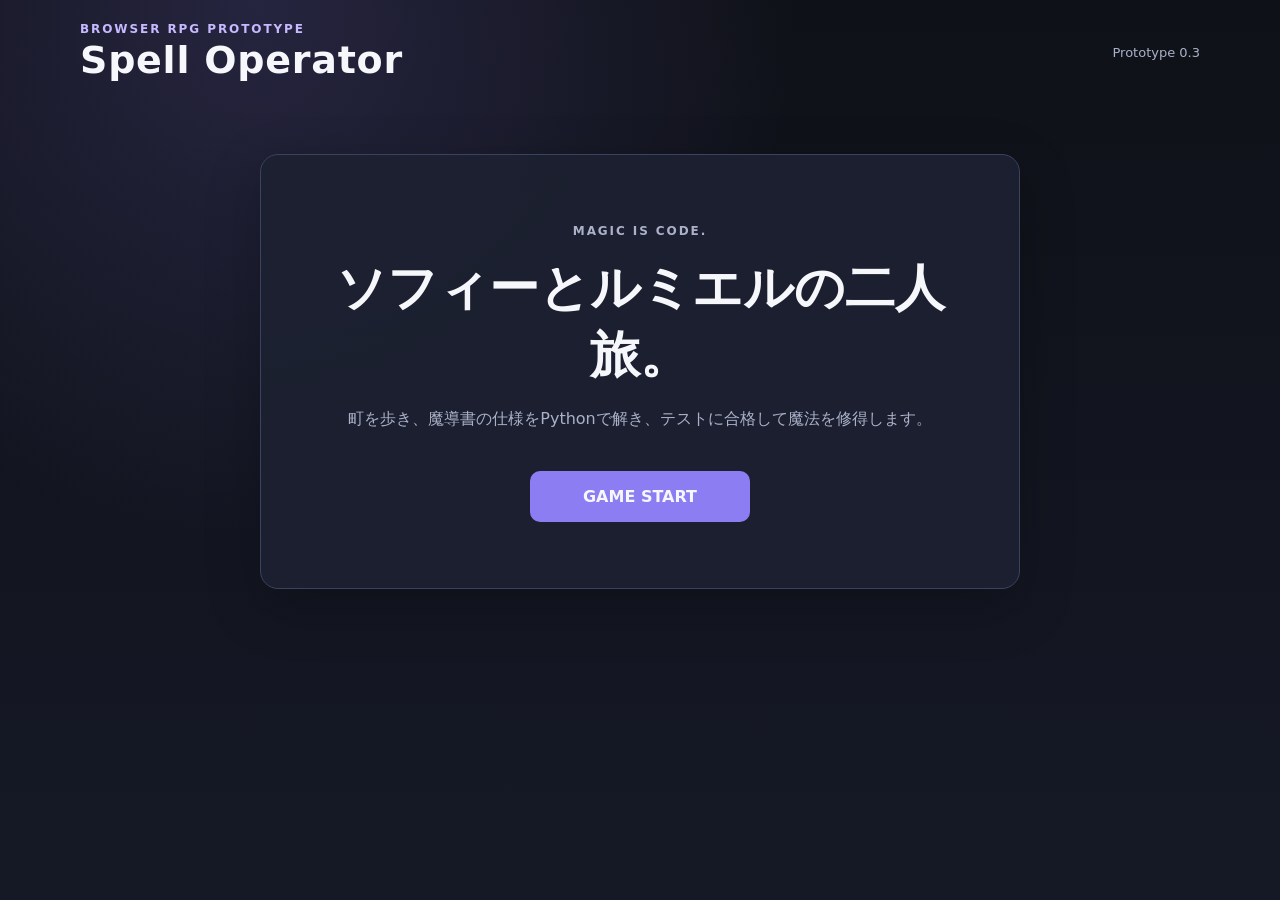
<file: index.html>
<!doctype html>
<html lang="ja">
<head>
  <meta charset="utf-8">
  <meta name="viewport" content="width=device-width,initial-scale=1,maximum-scale=1,user-scalable=no">
  <meta name="description" content="Spell Operator Prototype 0.3 - RPGフィールドとPythonプログラミング魔法">
  <title>Spell Operator Prototype 0.3</title>
  <link rel="stylesheet" href="css/style.css">
  <link rel="stylesheet" href="css/prototype02.css">
  <link rel="stylesheet" href="css/prototype03.css">
</head>
<body>
  <main class="shell">
    <header class="topbar">
      <div><p class="kicker">BROWSER RPG PROTOTYPE</p><h1>Spell Operator</h1></div>
      <div class="version">Prototype 0.3</div>
    </header>

    <section id="screen-title" class="screen active">
      <div class="title-card panel">
        <p class="eyebrow">MAGIC IS CODE.</p>
        <h2>ソフィーとルミエルの二人旅。</h2>
        <p>町を歩き、魔導書の仕様をPythonで解き、テストに合格して魔法を修得します。</p>
        <button id="start-button" class="primary big">GAME START</button>
      </div>
    </section>

    <section id="screen-field" class="screen">
      <div class="game-window field-window">
        <div class="field-hud">
          <div><span class="field-area">フルール村</span><span id="field-objective">町を探索しよう</span></div>
          <div class="field-tools"><button id="field-save" class="mini-button">SAVE</button><button id="field-load" class="mini-button">LOAD</button></div>
        </div>
        <div id="field-map" class="field-map" aria-label="フィールドマップ">
          <div id="field-player" class="field-entity person sophie-field" aria-label="ソフィー"><span class="pixel-head"></span><span class="pixel-body"></span><span class="entity-tag">S</span></div>
          <div id="field-follower" class="field-entity person lumiere-field" aria-label="ルミエル"><span class="pixel-head"></span><span class="pixel-body"></span><span class="entity-tag">L</span></div>
          <div id="field-npc" class="field-entity person npc-field" aria-label="旅人"><span class="pixel-head"></span><span class="pixel-body"></span><span class="entity-tag">!</span></div>
          <div id="field-enemy" class="field-entity field-monster" aria-label="魔物"><span>●</span></div>
          <div id="field-sign" class="field-entity field-sign" aria-label="看板">▣</div>
        </div>
        <div id="field-dialog" class="field-dialog hidden"><div id="field-dialog-text"></div><span class="dialog-next">▼</span></div>
      </div>
      <div class="field-help panel"><span>移動：矢印 / WASD</span><span>話す・調べる・決定：Z</span><span>ルミエルに話す：Space</span></div>
      <div class="touch-controls" aria-label="タッチ操作">
        <div class="dpad"><button data-dir="up">▲</button><button data-dir="left">◀</button><button data-dir="down">▼</button><button data-dir="right">▶</button></div>
        <button id="field-action" class="action-button">A</button>
      </div>
    </section>

    <section id="screen-hub" class="screen">
      <div class="screen-heading"><div><p class="kicker">SOPHIE PC</p><h2>魔導書</h2></div><div id="workshop-progress" class="badge muted">0 / 1 修得</div></div>
      <div class="spell-grid"></div>
      <section class="panel deploy-panel"><div><p class="eyebrow">LOG OUT</p><h3>パソコンを閉じる</h3><p>テストに合格した魔導書は修得済みへ移動します。効率のよいコードほど消費MPが低くなります。</p></div><button id="return-field" class="primary big">フィールドへ戻る</button></section>
    </section>

    <section id="screen-debug" class="screen">
      <div class="screen-heading"><div><p class="kicker">PYTHON / GRIMOIRE TEST</p><h2 id="debug-title">仕様テスト</h2></div><div id="spell-badge" class="badge muted">未修得</div></div>
      <div class="debug-grid">
        <section class="panel editor-panel">
          <div class="panel-title-row"><h3>Python Source</h3><button id="reset-code" class="secondary compact">コードをクリア</button></div>
          <textarea id="code-editor" spellcheck="false" aria-label="Pythonコード"></textarea>
          <div class="hint-box"><strong>問題仕様</strong><span id="debug-hint"></span></div>
          <div class="button-row wrap"><button id="run-code" class="primary">▶ テスト実行</button><button id="register-spell" class="secondary" hidden>修得</button><button id="back-workshop" class="secondary">魔導書一覧へ戻る</button></div>
        </section>
        <section class="panel console-panel">
          <div class="panel-title-row"><h3>Test Console</h3><span id="run-state" class="status neutral">READY</span></div>
          <pre id="console-output" class="console">Pythonコードを書いてください。</pre>
          <dl class="metrics"><div><dt>計算コスト</dt><dd id="metric-steps">—</dd></div><div><dt>消費MP</dt><dd id="metric-mp">—</dd></div><div><dt>結果</dt><dd id="metric-result">未実行</dd></div></dl>
          <div class="manual"><h4>Python 3</h4><p><code>input()</code> で入力を読み、<code>print()</code> で答えを出力します。</p><p>テストに合格すれば修得。消費MPは抽象計算コストから決まります。</p></div>
        </section>
      </div>
    </section>

    <section id="screen-battle" class="screen">
      <div class="battle-shell game-window">
        <div class="battle-scene">
          <div class="enemy-status pokemon-status"><p id="enemy-name" class="name">グリッチスライム</p><div class="status-line"><span>HP</span><div class="bar"><div id="enemy-hp-bar" class="bar-fill"></div></div><strong id="enemy-hp-text">90/90</strong></div></div>
          <div class="enemy-platform"><div id="enemy-sprite" class="battle-sprite enemy-sprite">●</div></div>
          <div class="party-platform"><div class="battle-sprite sophie-battle"><span>S</span></div><div class="battle-sprite lumiere-battle"><span>L</span></div></div>
          <div class="party-status pokemon-status"><div class="party-status-row"><span class="party-name">ソフィー</span><div class="status-line"><span>HP</span><div class="bar"><div id="sophie-hp-bar" class="bar-fill"></div></div><strong id="sophie-hp-text">42/42</strong></div></div><div class="party-status-row"><span class="party-name">ルミエル</span><div class="status-line"><span>HP</span><div class="bar"><div id="lumiere-hp-bar" class="bar-fill"></div></div><strong id="lumiere-hp-text">35/35</strong></div><div class="status-line mp"><span>MP</span><div class="bar"><div id="lumiere-mp-bar" class="bar-fill"></div></div><strong id="lumiere-mp-text">30/30</strong></div></div></div>
        </div>
        <div class="battle-command-box"><div id="battle-log" class="battle-log">魔物が あらわれた！</div><div class="battle-menu-wrap"><div id="sophie-menu" class="command-grid"><button id="sophie-fight" class="command">たたかう</button><button id="sophie-defend" class="command">ぼうぎょ</button></div><div id="lumiere-menu" class="command-grid hidden"><button id="lumiere-magic" class="command">まほう</button><button id="lumiere-defend" class="command">ぼうぎょ</button></div><div id="magic-menu" class="command-grid hidden"><button id="cast-fire" class="command magic-command">Fire <span id="fire-cost">MP —</span></button><button id="cast-heal" class="command magic-command">Repair <span id="heal-cost">MP —</span></button><button id="magic-back" class="command">もどる</button></div><div id="heal-target-menu" class="command-grid hidden"><button id="heal-sophie" class="command">ソフィー</button><button id="heal-lumiere" class="command">ルミエル</button><button id="heal-back" class="command">もどる</button></div></div></div>
      </div>
    </section>

    <section id="screen-clear" class="screen"><div class="title-card panel clear-card"><p class="eyebrow">BATTLE WON</p><h2>勝利！</h2><p>修得した魔法を実戦で使えました。</p><dl class="clear-summary"><div><dt>Fire MP</dt><dd id="clear-fire-mp">—</dd></div><div><dt>Repair MP</dt><dd id="clear-heal-mp">—</dd></div></dl><button id="clear-field" class="primary">フィールドへ戻る</button></section>
    <section id="screen-defeat" class="screen"><div class="title-card panel clear-card"><p class="eyebrow">BATTLE FAILED</p><h2>戦闘不能</h2><p>再戦するか、パソコンで魔導書を確認できます。</p><div class="button-row center"><button id="retry-battle" class="primary">再戦</button><button id="defeat-workshop" class="secondary">パソコンへ</button></div></div></section>
  </main>
  <script src="js/field-model.js?v=4"></script>
  <script src="js/game.js?v=125"></script>
</body>
</html>
</file>
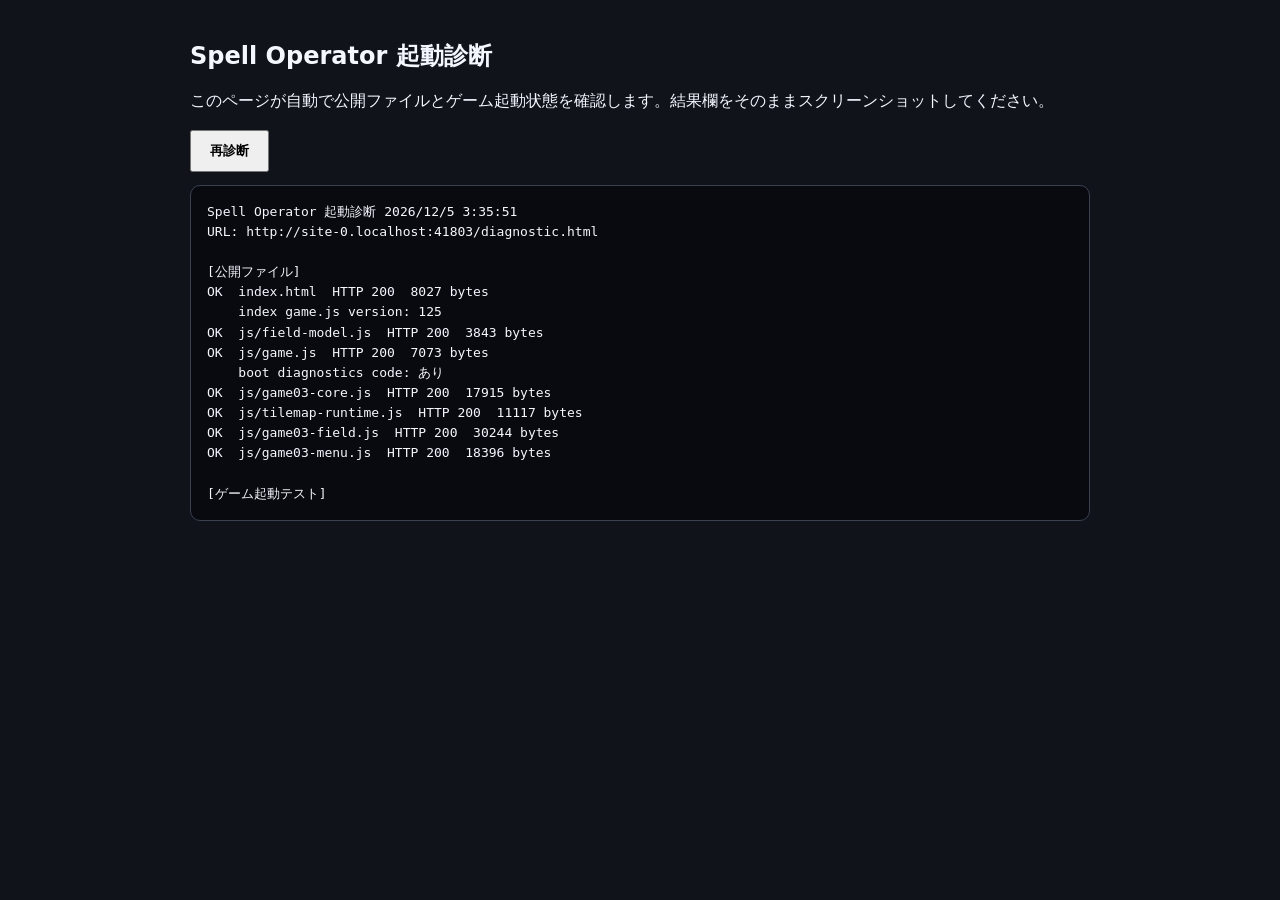
<file: diagnostic.html>
<!doctype html>
<html lang="ja">
<head>
  <meta charset="utf-8">
  <meta name="viewport" content="width=device-width,initial-scale=1">
  <title>Spell Operator 起動診断</title>
  <style>
    body{margin:0;padding:24px;background:#10131a;color:#f5f7ff;font-family:ui-monospace,SFMono-Regular,Consolas,monospace}
    main{max-width:900px;margin:auto}
    h1{font:700 24px system-ui,sans-serif}
    p{font-family:system-ui,sans-serif;line-height:1.6}
    button{padding:10px 18px;font-weight:700;cursor:pointer}
    pre{white-space:pre-wrap;word-break:break-word;background:#080a0f;border:1px solid #394050;border-radius:10px;padding:16px;line-height:1.55;min-height:220px}
    iframe{position:fixed;width:1px;height:1px;left:-9999px;top:-9999px;border:0}
  </style>
</head>
<body>
<main>
  <h1>Spell Operator 起動診断</h1>
  <p>このページが自動で公開ファイルとゲーム起動状態を確認します。結果欄をそのままスクリーンショットしてください。</p>
  <button id="rerun">再診断</button>
  <pre id="result">診断を開始しています...</pre>
  <iframe id="game-test" title="game boot test"></iframe>
</main>
<script>
(() => {
  const result = document.getElementById('result');
  const iframe = document.getElementById('game-test');
  const files = [
    'index.html',
    'js/field-model.js',
    'js/game.js',
    'js/game03-core.js',
    'js/tilemap-runtime.js',
    'js/game03-field.js',
    'js/game03-menu.js'
  ];

  const lines = [];
  const write = line => {
    lines.push(line);
    result.textContent = lines.join('\n');
  };

  async function checkFile(path, stamp) {
    try {
      const res = await fetch(`${path}?diag=${stamp}`, { cache: 'no-store' });
      const text = await res.text();
      write(`${res.ok ? 'OK ' : 'NG '} ${path}  HTTP ${res.status}  ${text.length} bytes`);
      if (path === 'index.html') {
        const match = text.match(/js\/game\.js\?v=(\d+)/);
        write(`    index game.js version: ${match ? match[1] : '見つからない'}`);
      }
      if (path === 'js/game.js') {
        write(`    boot diagnostics code: ${text.includes('boot-diagnostic') ? 'あり' : 'なし'}`);
      }
    } catch (error) {
      write(`NG  ${path}  ${error?.message || error}`);
    }
  }

  function inspectFrame(label) {
    try {
      const win = iframe.contentWindow;
      const doc = iframe.contentDocument;
      const boot = win?.SpellRuntimeBoot;
      const button = doc?.getElementById('start-button');
      write(`\n[${label}]`);
      write(`SpellRuntimeBoot: ${boot ? 'あり' : 'なし'}`);
      write(`ready: ${boot?.ready === true ? 'true' : String(boot?.ready)}`);
      write(`currentStep: ${boot?.currentStep || '(なし)'}`);
      write(`SpellGame03: ${win?.SpellGame03 ? 'あり' : 'なし'}`);
      write(`SpellField: ${win?.SpellField ? 'あり' : 'なし'}`);
      write(`start button: ${button ? `あり / disabled=${button.disabled} / text=${button.textContent}` : 'なし'}`);
      const diag = doc?.getElementById('boot-diagnostic');
      if (diag?.textContent) write(`画面内エラー: ${diag.textContent.replace(/\n/g, ' | ')}`);
    } catch (error) {
      write(`フレーム確認失敗: ${error?.message || error}`);
    }
  }

  async function run() {
    const stamp = Date.now();
    lines.length = 0;
    write(`Spell Operator 起動診断 ${new Date().toLocaleString('ja-JP')}`);
    write(`URL: ${location.href}`);
    write('\n[公開ファイル]');
    for (const file of files) await checkFile(file, stamp);

    write('\n[ゲーム起動テスト]');
    iframe.src = `./?diag=${stamp}`;
    await new Promise(resolve => {
      const timer = setTimeout(resolve, 5000);
      iframe.onload = () => { clearTimeout(timer); resolve(); };
    });
    inspectFrame('iframe load直後');
    await new Promise(resolve => setTimeout(resolve, 6500));
    inspectFrame('6.5秒後');
    write('\n--- 診断終了 ---');
    write('この結果をスクリーンショットしてChatGPTへ送ってください。');
  }

  document.getElementById('rerun').addEventListener('click', run);
  run();
})();
</script>
</body>
</html>
</file>
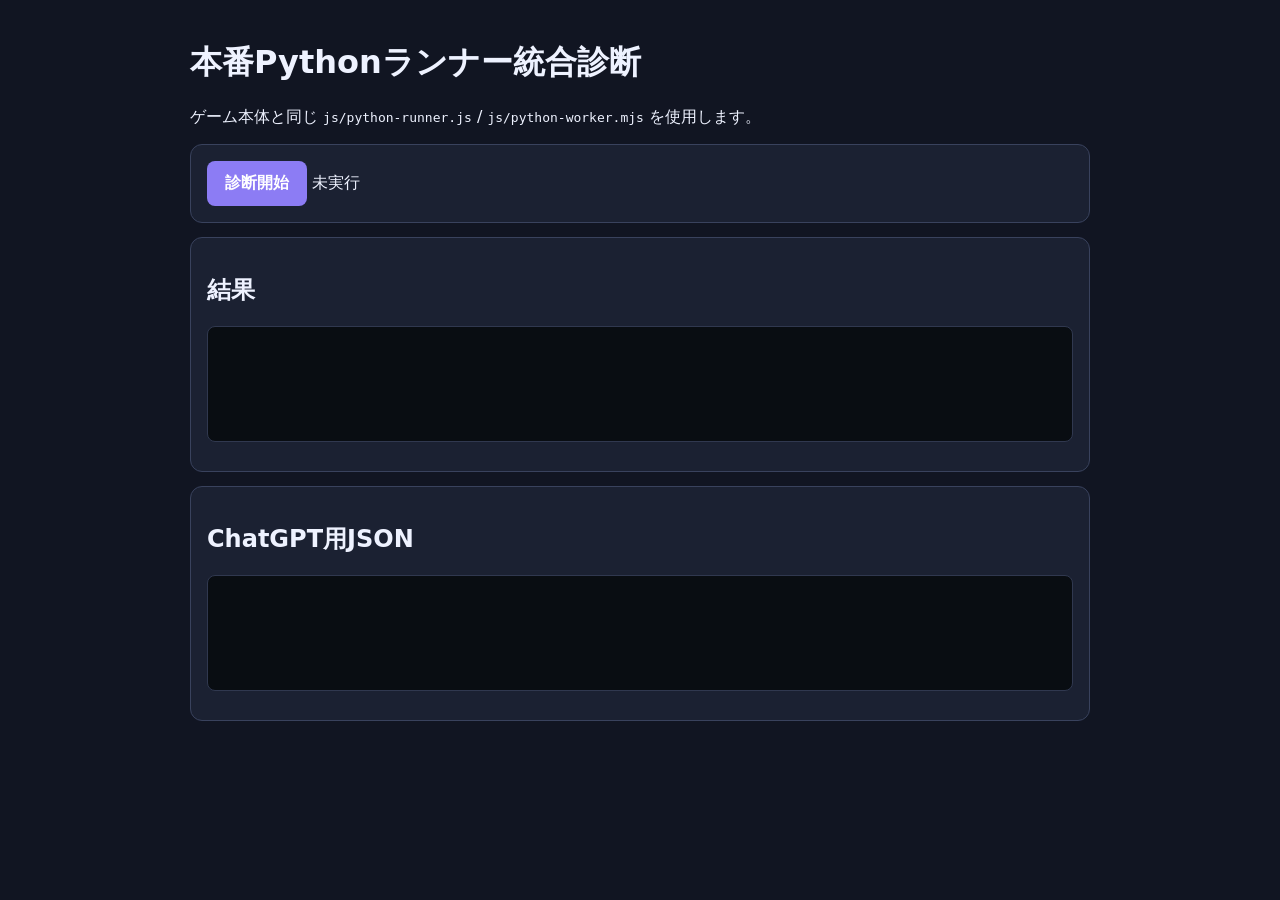
<file: python-runtime-integration-test.html>
<!doctype html>
<html lang="ja">
<head>
  <meta charset="utf-8">
  <meta name="viewport" content="width=device-width,initial-scale=1">
  <title>Spell Operator Python Runtime Integration Test</title>
  <style>
    body{font-family:system-ui,sans-serif;margin:0;background:#111522;color:#eef2ff;padding:20px}
    main{max-width:900px;margin:auto}.card{background:#1b2132;border:1px solid #39425d;border-radius:12px;padding:16px;margin-bottom:14px}
    button{font:inherit;font-weight:800;padding:12px 18px;border:0;border-radius:8px;background:#8c7cf4;color:white}
    pre{white-space:pre-wrap;overflow-wrap:anywhere;background:#090d12;border:1px solid #30384f;border-radius:8px;padding:12px;min-height:90px}
    .pass{color:#9ef0b9}.fail{color:#ffadb8}
  </style>
</head>
<body>
<main>
  <h1>本番Pythonランナー統合診断</h1>
  <p>ゲーム本体と同じ <code>js/python-runner.js</code> / <code>js/python-worker.mjs</code> を使用します。</p>
  <div class="card"><button id="run">診断開始</button> <span id="status">未実行</span></div>
  <div class="card"><h2>結果</h2><pre id="out"></pre></div>
  <div class="card"><h2>ChatGPT用JSON</h2><pre id="json"></pre></div>
</main>
<script src="js/python-runner.js?v=6"></script>
<script>
(() => {
  const runButton = document.getElementById('run');
  const status = document.getElementById('status');
  const out = document.getElementById('out');
  const json = document.getElementById('json');

  function errorData(error){return error ? {name:String(error.name||'Error'),message:String(error.message||error),stack:String(error.stack||'')} : null}

  runButton.addEventListener('click', async () => {
    runButton.disabled = true;
    status.textContent = '実行中';
    status.className = '';
    out.textContent = '';
    const report = {
      format:'spell-operator/python-production-runtime-diagnostic@1',
      generatedAt:new Date().toISOString(),
      environment:{userAgent:navigator.userAgent,secureContext:isSecureContext,workerSupported:'Worker' in window,webAssemblySupported:'WebAssembly' in window},
      runtimeMode:window.SpellPython?.runtimeMode || null,
      tests:[],
      failure:null,
      finalStatus:'RUNNING'
    };

    const cases = [
      {name:'print', source:'print("str")', tests:[{input:'',output:'str\n'}]},
      {name:'input', source:'n = int(input())\nprint(n * 2)', tests:[{input:'7\n',output:'14\n'}]}
    ];

    try {
      const warm = await window.SpellPython.warmup();
      report.warmup = warm || true;
      for (const item of cases) {
        try {
          const result = await window.SpellPython.runSuite(item.source,item.tests,{timeoutMs:7000});
          const entry = {name:item.name,result,passed:Boolean(result?.ok),error:null};
          report.tests.push(entry);
          out.textContent += `${item.name}: ${entry.passed ? 'PASS' : 'FAIL'}\n${JSON.stringify(result,null,2)}\n\n`;
          if (!entry.passed) throw new Error(`${item.name} did not pass.`);
        } catch (error) {
          report.tests.push({name:item.name,passed:false,error:errorData(error)});
          throw error;
        }
      }
      report.finalStatus='PASS';
      status.textContent='PASS'; status.className='pass';
    } catch (error) {
      report.failure=errorData(error);
      report.runnerLastError=errorData(window.SpellPython?.lastError);
      report.finalStatus='FAILED';
      status.textContent='FAILED'; status.className='fail';
      out.textContent += `ERROR\n${String(error?.stack||error)}`;
    } finally {
      json.textContent=JSON.stringify(report,null,2);
      runButton.disabled=false;
    }
  });
})();
</script>
</body>
</html>
</file>
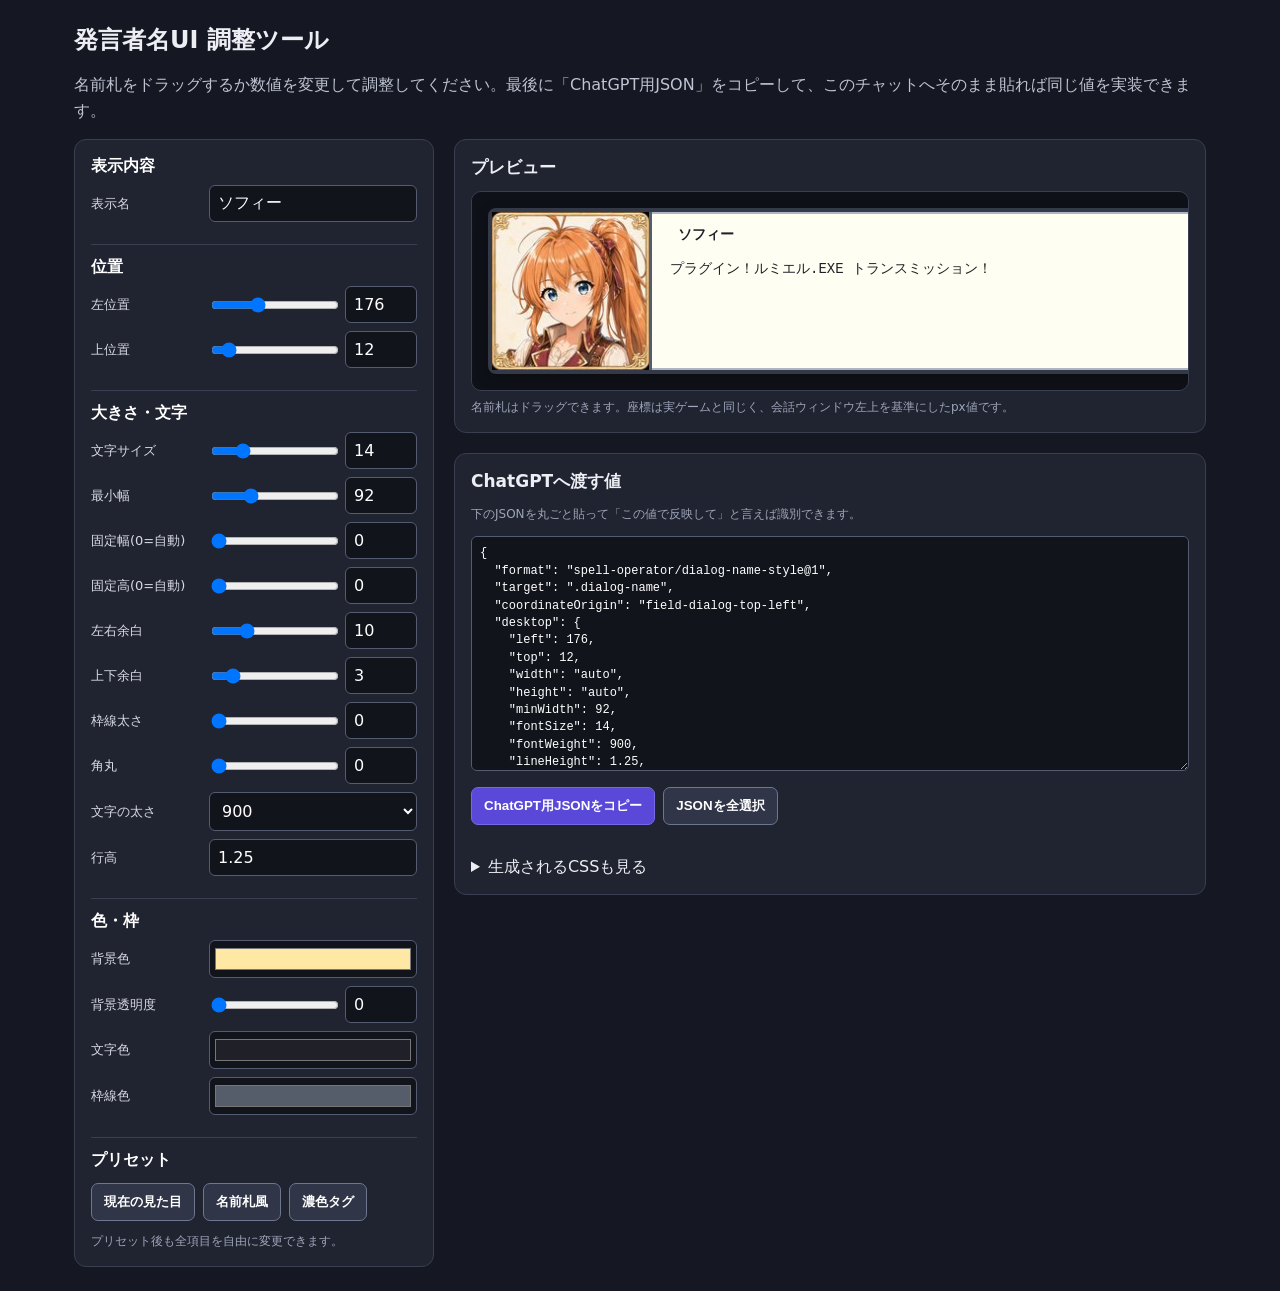
<file: tools/dialog-name-tuner.html>
<!doctype html>
<html lang="ja">
<head>
  <meta charset="utf-8">
  <meta name="viewport" content="width=device-width,initial-scale=1">
  <title>Spell Operator - 発言者名UI調整</title>
  <style>
    :root{color-scheme:light dark;font-family:system-ui,-apple-system,"Noto Sans JP",sans-serif;background:#151722;color:#eceef4}
    *{box-sizing:border-box}
    body{margin:0;background:#151722;color:#eceef4}
    main{max-width:1180px;margin:0 auto;padding:24px}
    h1{font-size:24px;margin:0 0 8px}
    h2{font-size:17px;margin:0 0 12px}
    p{line-height:1.6;color:#bec4d3}
    .layout{display:grid;grid-template-columns:minmax(300px,360px) minmax(0,1fr);gap:20px;align-items:start}
    .panel{background:#202330;border:1px solid #393e51;border-radius:12px;padding:16px}
    .controls{display:grid;gap:14px}
    .group{border-top:1px solid #393e51;padding-top:12px}
    .group:first-child{border-top:0;padding-top:0}
    .group-title{font-weight:800;margin-bottom:8px;color:#fff}
    .control{display:grid;grid-template-columns:110px 1fr 72px;gap:8px;align-items:center;margin:8px 0}
    .control label{font-size:13px;color:#d8dbe5}
    .control input[type="range"]{width:100%}
    input[type="number"],input[type="text"],select,textarea{width:100%;border:1px solid #555c72;border-radius:6px;background:#12141c;color:#fff;padding:8px;font:inherit}
    input[type="color"]{width:100%;height:38px;border:1px solid #555c72;border-radius:6px;background:#12141c;padding:3px}
    .color-row{display:grid;grid-template-columns:110px 1fr;gap:8px;align-items:center;margin:8px 0}
    .color-row label{font-size:13px;color:#d8dbe5}
    .preview-wrap{overflow:auto;padding:16px;background:#0f1118;border-radius:10px;border:1px solid #393e51}
    .preview-stage{position:relative;width:860px;height:166px;display:grid;grid-template-columns:160px 1fr;background:#fffef2;color:#202128;border:4px solid #333946;border-radius:8px;box-shadow:inset 0 0 0 2px #adb5c4,0 5px 14px rgba(0,0,0,.22);font-family:ui-monospace,"Noto Sans JP",monospace;overflow:visible}
    .speaker-pane{position:relative;overflow:visible;border-right:3px solid #555d6a;background:#ddd}
    .portrait{width:100%;height:100%;min-height:158px;background:#e6a157 url("../assets/characters/portraits/sophie/neutral.jpg?v=3") center/cover no-repeat}
    .name-badge{position:absolute;left:176px;top:12px;z-index:3;display:block;white-space:nowrap;cursor:grab;user-select:none;touch-action:none;color:#202128;font-size:14px;font-weight:900;line-height:1.25;padding:3px 10px;min-width:92px;background:transparent;border:0 solid #555d6a;border-radius:0;text-align:left}
    .name-badge.dragging{cursor:grabbing;outline:2px dashed #7a5cff;outline-offset:2px}
    .message-pane{position:relative;padding:45px 42px 20px 18px;font-size:14px;line-height:1.75}
    .next{position:absolute;right:14px;bottom:9px}
    .hint{font-size:12px;color:#9ea6ba;margin-top:8px}
    .actions{display:flex;flex-wrap:wrap;gap:8px;margin:12px 0}
    button{border:1px solid #6f7690;border-radius:7px;background:#303548;color:#fff;padding:9px 12px;font-weight:700;cursor:pointer}
    button.primary{background:#5a49d8;border-color:#7668e7}
    button:hover{filter:brightness(1.08)}
    textarea{min-height:235px;resize:vertical;font-family:ui-monospace,SFMono-Regular,Consolas,monospace;font-size:12px;line-height:1.45}
    .status{min-height:1.5em;font-size:13px;color:#9fe0af}
    .preset-note{font-size:12px;color:#9ea6ba}
    @media(max-width:800px){main{padding:14px}.layout{grid-template-columns:1fr}.control{grid-template-columns:100px 1fr 68px}}
  </style>
</head>
<body>
<main>
  <h1>発言者名UI 調整ツール</h1>
  <p>名前札をドラッグするか数値を変更して調整してください。最後に「ChatGPT用JSON」をコピーして、このチャットへそのまま貼れば同じ値を実装できます。</p>

  <div class="layout">
    <section class="panel controls" aria-label="調整項目">
      <div class="group">
        <div class="group-title">表示内容</div>
        <div class="color-row"><label for="speakerText">表示名</label><input id="speakerText" type="text" value="ソフィー"></div>
      </div>

      <div class="group" id="positionControls"><div class="group-title">位置</div></div>
      <div class="group" id="sizeControls"><div class="group-title">大きさ・文字</div></div>

      <div class="group">
        <div class="group-title">色・枠</div>
        <div class="color-row"><label for="backgroundColor">背景色</label><input id="backgroundColor" type="color" value="#ffe8a3"></div>
        <div class="control"><label for="backgroundOpacityRange">背景透明度</label><input id="backgroundOpacityRange" type="range" min="0" max="100" step="1" value="0"><input id="backgroundOpacity" type="number" min="0" max="100" value="0"></div>
        <div class="color-row"><label for="textColor">文字色</label><input id="textColor" type="color" value="#202128"></div>
        <div class="color-row"><label for="borderColor">枠線色</label><input id="borderColor" type="color" value="#555d6a"></div>
      </div>

      <div class="group">
        <div class="group-title">プリセット</div>
        <div class="actions">
          <button type="button" id="presetCurrent">現在の見た目</button>
          <button type="button" id="presetBadge">名前札風</button>
          <button type="button" id="presetDark">濃色タグ</button>
        </div>
        <div class="preset-note">プリセット後も全項目を自由に変更できます。</div>
      </div>
    </section>

    <div>
      <section class="panel">
        <h2>プレビュー</h2>
        <div class="preview-wrap">
          <div class="preview-stage" id="previewStage">
            <div class="speaker-pane">
              <div class="portrait" aria-label="ソフィーの立ち絵"></div>
              <div class="name-badge" id="nameBadge">ソフィー</div>
            </div>
            <div class="message-pane">プラグイン！ルミエル.EXE トランスミッション！<span class="next">▼</span></div>
          </div>
        </div>
        <div class="hint">名前札はドラッグできます。座標は実ゲームと同じく、会話ウィンドウ左上を基準にしたpx値です。</div>
      </section>

      <section class="panel" style="margin-top:20px">
        <h2>ChatGPTへ渡す値</h2>
        <p class="hint">下のJSONを丸ごと貼って「この値で反映して」と言えば識別できます。</p>
        <textarea id="jsonOutput" readonly aria-label="ChatGPT用JSON"></textarea>
        <div class="actions">
          <button type="button" class="primary" id="copyJson">ChatGPT用JSONをコピー</button>
          <button type="button" id="selectJson">JSONを全選択</button>
        </div>
        <div class="status" id="copyStatus" aria-live="polite"></div>
        <details>
          <summary>生成されるCSSも見る</summary>
          <textarea id="cssOutput" readonly aria-label="生成CSS"></textarea>
        </details>
      </section>
    </div>
  </div>
</main>
<script>
(() => {
  "use strict";

  const root = document;
  const badge = root.getElementById("nameBadge");
  const stage = root.getElementById("previewStage");
  const jsonOutput = root.getElementById("jsonOutput");
  const cssOutput = root.getElementById("cssOutput");
  const speakerText = root.getElementById("speakerText");
  const copyStatus = root.getElementById("copyStatus");

  const specs = [
    {group:"positionControls", key:"left", label:"左位置", min:0, max:500, step:1, value:176},
    {group:"positionControls", key:"top", label:"上位置", min:0, max:130, step:1, value:12},
    {group:"sizeControls", key:"fontSize", label:"文字サイズ", min:8, max:36, step:1, value:14},
    {group:"sizeControls", key:"minWidth", label:"最小幅", min:0, max:320, step:1, value:92},
    {group:"sizeControls", key:"width", label:"固定幅(0=自動)", min:0, max:420, step:1, value:0},
    {group:"sizeControls", key:"height", label:"固定高(0=自動)", min:0, max:100, step:1, value:0},
    {group:"sizeControls", key:"paddingX", label:"左右余白", min:0, max:40, step:1, value:10},
    {group:"sizeControls", key:"paddingY", label:"上下余白", min:0, max:24, step:1, value:3},
    {group:"sizeControls", key:"borderWidth", label:"枠線太さ", min:0, max:8, step:1, value:0},
    {group:"sizeControls", key:"borderRadius", label:"角丸", min:0, max:30, step:1, value:0}
  ];

  const values = Object.fromEntries(specs.map(s => [s.key, s.value]));
  values.fontWeight = 900;
  values.lineHeight = 1.25;

  const controls = new Map();
  for (const spec of specs) {
    const row = document.createElement("div");
    row.className = "control";
    const label = document.createElement("label");
    label.htmlFor = spec.key + "Range";
    label.textContent = spec.label;
    const range = document.createElement("input");
    range.type = "range";
    range.id = spec.key + "Range";
    range.min = spec.min;
    range.max = spec.max;
    range.step = spec.step;
    range.value = spec.value;
    const number = document.createElement("input");
    number.type = "number";
    number.id = spec.key;
    number.min = spec.min;
    number.max = spec.max;
    number.step = spec.step;
    number.value = spec.value;
    row.append(label, range, number);
    root.getElementById(spec.group).appendChild(row);
    controls.set(spec.key, {range, number, spec});

    const set = raw => {
      const parsed = Number(raw);
      const next = Number.isFinite(parsed) ? Math.min(spec.max, Math.max(spec.min, parsed)) : spec.value;
      values[spec.key] = next;
      range.value = String(next);
      number.value = String(next);
      render();
    };
    range.addEventListener("input", e => set(e.target.value));
    number.addEventListener("input", e => set(e.target.value));
  }

  const sizeGroup = root.getElementById("sizeControls");
  const weightRow = document.createElement("div");
  weightRow.className = "color-row";
  weightRow.innerHTML = '<label for="fontWeight">文字の太さ</label><select id="fontWeight"><option value="400">400</option><option value="500">500</option><option value="600">600</option><option value="700">700</option><option value="800">800</option><option value="900" selected>900</option></select>';
  sizeGroup.appendChild(weightRow);
  const lineHeightRow = document.createElement("div");
  lineHeightRow.className = "color-row";
  lineHeightRow.innerHTML = '<label for="lineHeight">行高</label><input id="lineHeight" type="number" min="1" max="2.5" step="0.05" value="1.25">';
  sizeGroup.appendChild(lineHeightRow);

  const backgroundColor = root.getElementById("backgroundColor");
  const backgroundOpacity = root.getElementById("backgroundOpacity");
  const backgroundOpacityRange = root.getElementById("backgroundOpacityRange");
  const textColor = root.getElementById("textColor");
  const borderColor = root.getElementById("borderColor");
  const fontWeight = root.getElementById("fontWeight");
  const lineHeight = root.getElementById("lineHeight");

  function clampOpacity(raw) {
    const n = Number(raw);
    return Number.isFinite(n) ? Math.max(0, Math.min(100, n)) : 0;
  }

  function hexToRgba(hex, opacityPercent) {
    const clean = String(hex).replace("#", "");
    const n = Number.parseInt(clean, 16);
    const r = (n >> 16) & 255;
    const g = (n >> 8) & 255;
    const b = n & 255;
    const a = clampOpacity(opacityPercent) / 100;
    return `rgba(${r}, ${g}, ${b}, ${a.toFixed(2)})`;
  }

  function stylePayload() {
    return {
      format: "spell-operator/dialog-name-style@1",
      target: ".dialog-name",
      coordinateOrigin: "field-dialog-top-left",
      desktop: {
        left: values.left,
        top: values.top,
        width: values.width === 0 ? "auto" : values.width,
        height: values.height === 0 ? "auto" : values.height,
        minWidth: values.minWidth,
        fontSize: values.fontSize,
        fontWeight: values.fontWeight,
        lineHeight: values.lineHeight,
        paddingX: values.paddingX,
        paddingY: values.paddingY,
        backgroundColor: backgroundColor.value,
        backgroundOpacity: clampOpacity(backgroundOpacity.value),
        textColor: textColor.value,
        borderWidth: values.borderWidth,
        borderColor: borderColor.value,
        borderRadius: values.borderRadius
      }
    };
  }

  function cssFor(payload) {
    const s = payload.desktop;
    const width = s.width === "auto" ? "auto" : `${s.width}px`;
    const height = s.height === "auto" ? "auto" : `${s.height}px`;
    return `.dialog-name{\n  left:${s.left}px!important;\n  top:${s.top}px!important;\n  width:${width}!important;\n  height:${height}!important;\n  min-width:${s.minWidth}px!important;\n  padding:${s.paddingY}px ${s.paddingX}px!important;\n  background:${hexToRgba(s.backgroundColor, s.backgroundOpacity)}!important;\n  color:${s.textColor}!important;\n  border:${s.borderWidth}px solid ${s.borderColor}!important;\n  border-radius:${s.borderRadius}px!important;\n  font-size:${s.fontSize}px!important;\n  font-weight:${s.fontWeight}!important;\n  line-height:${s.lineHeight}!important;\n}`;
  }

  function render() {
    values.fontWeight = Number(fontWeight.value) || 900;
    const lh = Number(lineHeight.value);
    values.lineHeight = Number.isFinite(lh) ? Math.max(1, Math.min(2.5, lh)) : 1.25;
    const opacity = clampOpacity(backgroundOpacity.value);
    backgroundOpacity.value = String(opacity);
    backgroundOpacityRange.value = String(opacity);

    badge.textContent = speakerText.value || "ソフィー";
    badge.style.left = `${values.left}px`;
    badge.style.top = `${values.top}px`;
    badge.style.width = values.width === 0 ? "auto" : `${values.width}px`;
    badge.style.height = values.height === 0 ? "auto" : `${values.height}px`;
    badge.style.minWidth = `${values.minWidth}px`;
    badge.style.padding = `${values.paddingY}px ${values.paddingX}px`;
    badge.style.background = hexToRgba(backgroundColor.value, opacity);
    badge.style.color = textColor.value;
    badge.style.borderWidth = `${values.borderWidth}px`;
    badge.style.borderColor = borderColor.value;
    badge.style.borderRadius = `${values.borderRadius}px`;
    badge.style.fontSize = `${values.fontSize}px`;
    badge.style.fontWeight = String(values.fontWeight);
    badge.style.lineHeight = String(values.lineHeight);

    const payload = stylePayload();
    jsonOutput.value = JSON.stringify(payload, null, 2);
    cssOutput.value = cssFor(payload);
  }

  function setValue(key, value) {
    const entry = controls.get(key);
    if (!entry) return;
    values[key] = value;
    entry.range.value = String(value);
    entry.number.value = String(value);
  }

  function applyPreset(preset) {
    Object.entries(preset.values || {}).forEach(([key, value]) => setValue(key, value));
    if (preset.backgroundColor) backgroundColor.value = preset.backgroundColor;
    if (preset.backgroundOpacity != null) {
      backgroundOpacity.value = String(preset.backgroundOpacity);
      backgroundOpacityRange.value = String(preset.backgroundOpacity);
    }
    if (preset.textColor) textColor.value = preset.textColor;
    if (preset.borderColor) borderColor.value = preset.borderColor;
    if (preset.fontWeight) fontWeight.value = String(preset.fontWeight);
    if (preset.lineHeight) lineHeight.value = String(preset.lineHeight);
    render();
  }

  root.getElementById("presetCurrent").addEventListener("click", () => applyPreset({
    values:{left:176,top:12,fontSize:14,minWidth:92,width:0,height:0,paddingX:10,paddingY:3,borderWidth:0,borderRadius:0},
    backgroundColor:"#ffe8a3",backgroundOpacity:0,textColor:"#202128",borderColor:"#555d6a",fontWeight:900,lineHeight:1.25
  }));
  root.getElementById("presetBadge").addEventListener("click", () => applyPreset({
    values:{left:176,top:10,fontSize:14,minWidth:96,width:0,height:0,paddingX:12,paddingY:5,borderWidth:2,borderRadius:5},
    backgroundColor:"#fff0b8",backgroundOpacity:100,textColor:"#202128",borderColor:"#555d6a",fontWeight:900,lineHeight:1.25
  }));
  root.getElementById("presetDark").addEventListener("click", () => applyPreset({
    values:{left:176,top:10,fontSize:14,minWidth:100,width:0,height:0,paddingX:12,paddingY:5,borderWidth:1,borderRadius:5},
    backgroundColor:"#343a46",backgroundOpacity:100,textColor:"#ffffff",borderColor:"#6f7787",fontWeight:800,lineHeight:1.25
  }));

  [speakerText, backgroundColor, textColor, borderColor, fontWeight, lineHeight].forEach(el => el.addEventListener("input", render));
  backgroundOpacityRange.addEventListener("input", e => {backgroundOpacity.value = e.target.value; render();});
  backgroundOpacity.addEventListener("input", e => {backgroundOpacityRange.value = String(clampOpacity(e.target.value)); render();});

  let drag = null;
  badge.addEventListener("pointerdown", event => {
    if (event.button !== 0 && event.pointerType === "mouse") return;
    drag = {pointerId:event.pointerId, startX:event.clientX, startY:event.clientY, left:values.left, top:values.top};
    badge.setPointerCapture(event.pointerId);
    badge.classList.add("dragging");
    event.preventDefault();
  });
  badge.addEventListener("pointermove", event => {
    if (!drag || drag.pointerId !== event.pointerId) return;
    const nextLeft = Math.round(Math.max(0, Math.min(stage.clientWidth - 20, drag.left + event.clientX - drag.startX)));
    const nextTop = Math.round(Math.max(0, Math.min(stage.clientHeight - 20, drag.top + event.clientY - drag.startY)));
    setValue("left", nextLeft);
    setValue("top", nextTop);
    render();
  });
  const finishDrag = event => {
    if (!drag || drag.pointerId !== event.pointerId) return;
    drag = null;
    badge.classList.remove("dragging");
    if (badge.hasPointerCapture(event.pointerId)) badge.releasePointerCapture(event.pointerId);
  };
  badge.addEventListener("pointerup", finishDrag);
  badge.addEventListener("pointercancel", finishDrag);

  async function copyText(text) {
    try {
      if (navigator.clipboard && window.isSecureContext) {
        await navigator.clipboard.writeText(text);
        return true;
      }
    } catch (_) {}
    jsonOutput.focus();
    jsonOutput.select();
    try { return document.execCommand("copy"); } catch (_) { return false; }
  }

  root.getElementById("copyJson").addEventListener("click", async () => {
    const ok = await copyText(jsonOutput.value);
    copyStatus.textContent = ok ? "コピーしました。このままChatGPTへ貼ってください。" : "自動コピーできませんでした。JSONを全選択して手動コピーしてください。";
  });
  root.getElementById("selectJson").addEventListener("click", () => {
    jsonOutput.focus();
    jsonOutput.select();
    copyStatus.textContent = "JSONを全選択しました。";
  });

  render();
})();
</script>
</body>
</html>
</file>
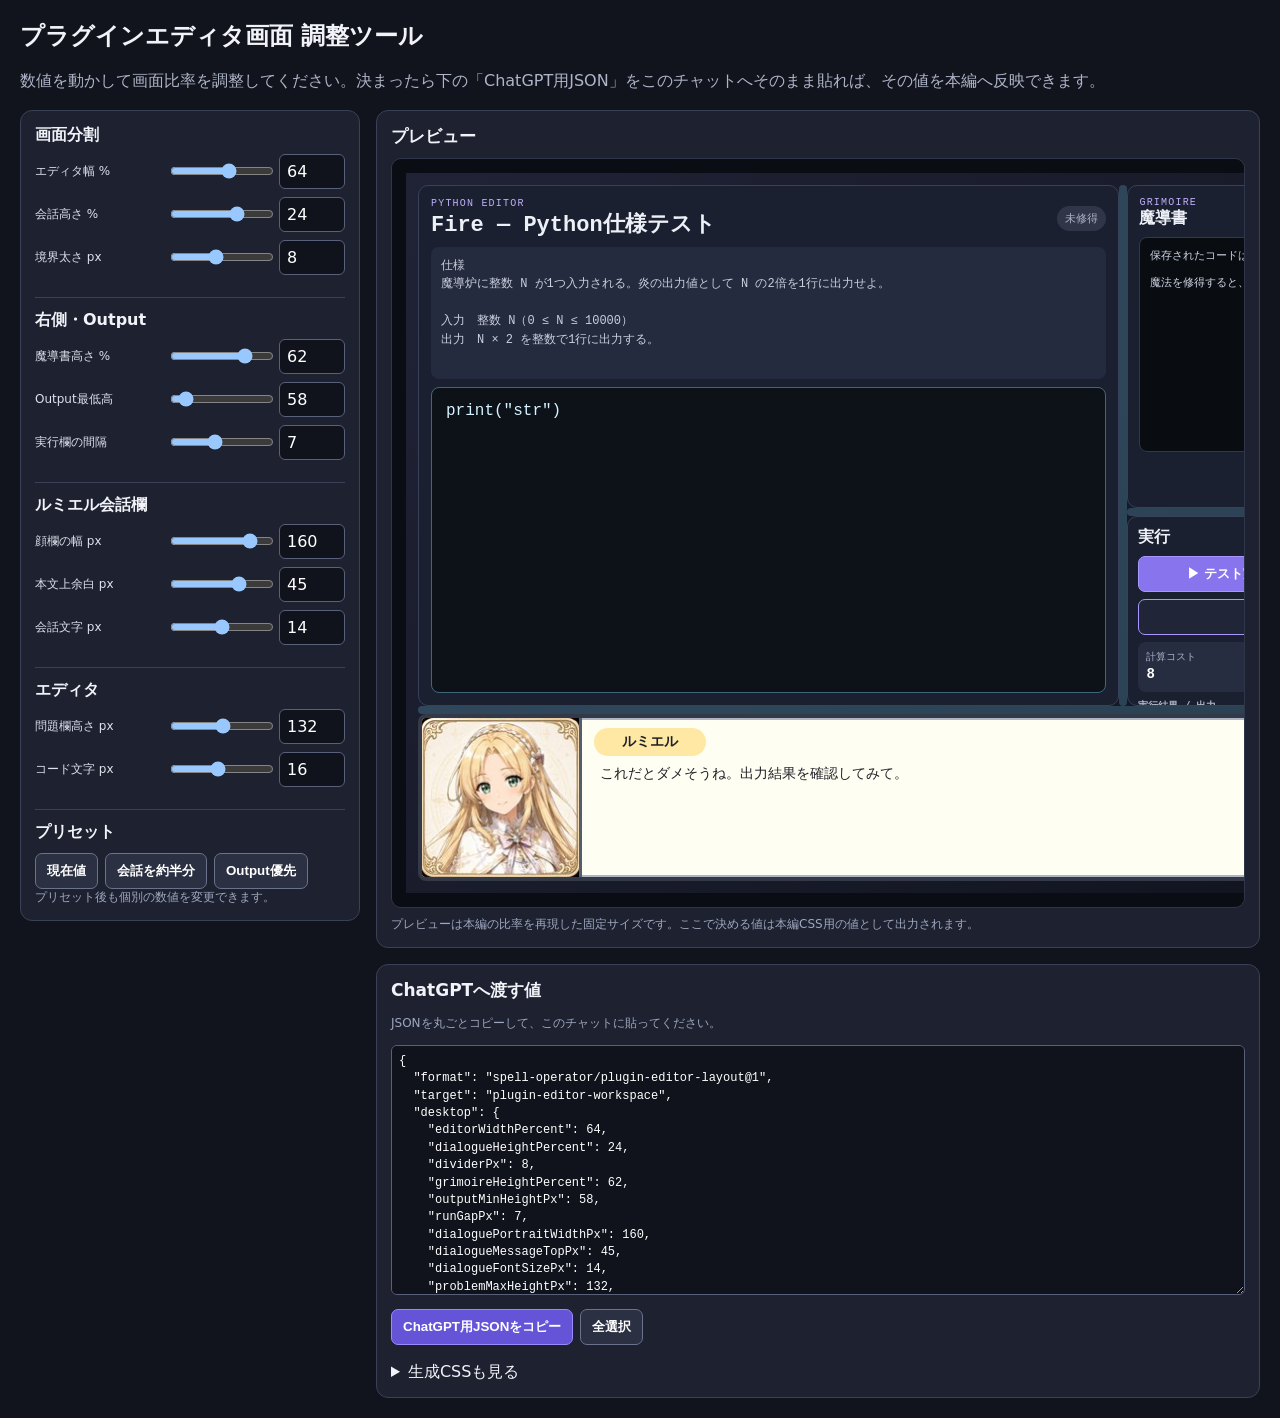
<file: tools/plugin-editor-layout-tuner.html>
<!doctype html>
<html lang="ja">
<head>
<meta charset="utf-8">
<meta name="viewport" content="width=device-width,initial-scale=1">
<title>Spell Operator - プラグインエディタ画面調整</title>
<style>
:root{color-scheme:dark;--bg:#12141d;--panel:#1d2130;--line:#3a4157;--text:#f2f3f8;--muted:#aeb5c8;--accent:#8d79ef;--accent2:#b7aaff;--cyan:#7ce0ff}
*{box-sizing:border-box}body{margin:0;background:var(--bg);color:var(--text);font-family:system-ui,-apple-system,"Noto Sans JP",sans-serif}main{max-width:1480px;margin:0 auto;padding:20px}h1{margin:0 0 6px;font-size:24px}h2{margin:0 0 10px;font-size:17px}p{color:var(--muted);line-height:1.6}.app{display:grid;grid-template-columns:340px minmax(0,1fr);gap:16px;align-items:start}.panel{background:var(--panel);border:1px solid var(--line);border-radius:12px;padding:14px}.controls{display:grid;gap:14px;position:sticky;top:10px;max-height:calc(100vh - 20px);overflow:auto}.group{border-top:1px solid var(--line);padding-top:12px}.group:first-child{border-top:0;padding-top:0}.group-title{font-weight:800;margin-bottom:8px}.control{display:grid;grid-template-columns:126px 1fr 66px;gap:7px;align-items:center;margin:8px 0}.control label{font-size:12px;color:#dfe2ec}.control input[type=range]{width:100%}input[type=number],select,textarea{width:100%;border:1px solid #59617a;border-radius:6px;background:#10131c;color:#fff;padding:7px;font:inherit}.actions{display:flex;flex-wrap:wrap;gap:7px;margin-top:10px}button{border:1px solid #6a728c;border-radius:7px;background:#2b3042;color:#fff;padding:8px 11px;font-weight:750;cursor:pointer}button.primary{background:#6554d8;border-color:#9a88ff}.hint{font-size:12px;color:#9fa8bf}.preview-wrap{overflow:auto;background:#0b0d14;border:1px solid #30364a;border-radius:10px;padding:14px}.stage{width:1120px;height:720px;background:linear-gradient(135deg,#202236,#10131d);padding:12px;display:grid;grid-template-rows:minmax(0,1fr) 8px 170px;font-family:ui-monospace,"SFMono-Regular",Consolas,"Noto Sans JP",monospace}.upper{display:grid;grid-template-columns:64% 8px 1fr;min-height:0}.divider{background:rgba(124,224,255,.22);border-radius:999px}.card{min-width:0;min-height:0;background:#1b2030;border:1px solid #374159;border-radius:10px;color:#edf0f7;overflow:hidden}.editor{padding:12px;display:grid;grid-template-rows:auto 132px minmax(0,1fr);gap:8px}.editor-head,.run-head,.grimoire-head{display:flex;align-items:center;justify-content:space-between;gap:8px}.eyebrow{font-size:10px;letter-spacing:.12em;color:#beaefc}.title{font-size:22px;font-weight:800}.pill{padding:5px 8px;border-radius:999px;background:#303548;color:#aeb5c8;font-size:11px}.problem{padding:10px;border-radius:8px;background:#252b3e;color:#c9cfdd;overflow:auto;font-size:12px;line-height:1.55}.code{padding:14px;border:1px solid #41687a;border-radius:8px;background:#0d1118;color:#d7f3ff;font-size:16px;white-space:pre-wrap}.right{display:grid;grid-template-rows:62% 8px minmax(0,1fr);min-height:0}.grimoire{padding:11px;display:grid;grid-template-rows:auto minmax(0,1fr) auto;gap:8px}.grimoire-box{background:#090d12;border:1px solid #30384f;border-radius:8px;padding:10px;color:#cfd6e5;font-size:11px;overflow:auto}.copy{justify-self:end}.run{padding:10px;display:grid;grid-template-rows:auto auto auto minmax(58px,1fr) auto;gap:7px}.run-buttons{display:grid;grid-template-columns:1fr 1fr;gap:7px}.run-buttons button{background:#8874ed;border-color:#a996ff}.run-buttons .hint-btn{grid-column:1/-1;background:#202538}.metrics{display:grid;grid-template-columns:repeat(3,1fr);gap:6px}.metric{background:#272d40;border-radius:8px;padding:8px;font-size:10px;color:#aeb5c8}.metric strong{display:block;color:#fff;font-size:14px;margin-top:2px}.output-wrap{display:grid;grid-template-rows:auto minmax(0,1fr);gap:5px;min-height:0}.output-head{display:flex;justify-content:space-between;font-size:10px;color:#aeb5c8;font-weight:800}.output{margin:0;min-height:0;overflow:auto;border:1px solid #30384f;border-radius:8px;background:#090d12;color:#ffe3a8;padding:9px;font-size:11px;line-height:1.45;white-space:pre-wrap}.back{width:100%}.dialog{display:grid;grid-template-columns:160px 1fr;background:#fffef2;color:#202128;border:4px solid #333946;border-radius:8px;box-shadow:inset 0 0 0 2px #adb5c4;overflow:hidden;min-height:0}.portrait{background:#e6a157 url("../assets/characters/portraits/lumiere/neutral.jpg?v=2") center/cover no-repeat;border-right:3px solid #555d6a;min-height:0}.message{position:relative;padding:45px 42px 14px 18px;font-family:ui-monospace,"Noto Sans JP",monospace;font-size:14px;line-height:1.6;overflow:hidden}.name{position:absolute;left:12px;top:10px;padding:3px 28px;border-radius:999px;background:#ffe8a3;font-weight:900}.next{position:absolute;right:12px;bottom:7px}.output-area textarea{min-height:250px;resize:vertical;font-family:ui-monospace,SFMono-Regular,Consolas,monospace;font-size:12px;line-height:1.45}.status{min-height:1.4em;color:#9fe0af;font-size:12px}@media(max-width:900px){main{padding:12px}.app{grid-template-columns:1fr}.controls{position:static;max-height:none}.control{grid-template-columns:115px 1fr 64px}}
</style>
</head>
<body>
<main>
<h1>プラグインエディタ画面 調整ツール</h1>
<p>数値を動かして画面比率を調整してください。決まったら下の「ChatGPT用JSON」をこのチャットへそのまま貼れば、その値を本編へ反映できます。</p>
<div class="app">
<section class="panel controls">
  <div class="group" id="layoutControls"><div class="group-title">画面分割</div></div>
  <div class="group" id="rightControls"><div class="group-title">右側・Output</div></div>
  <div class="group" id="dialogControls"><div class="group-title">ルミエル会話欄</div></div>
  <div class="group" id="editorControls"><div class="group-title">エディタ</div></div>
  <div class="group">
    <div class="group-title">プリセット</div>
    <div class="actions">
      <button id="presetCurrent">現在値</button>
      <button id="presetHalfDialog">会話を約半分</button>
      <button id="presetOutput">Output優先</button>
    </div>
    <div class="hint">プリセット後も個別の数値を変更できます。</div>
  </div>
</section>
<div>
<section class="panel">
<h2>プレビュー</h2>
<div class="preview-wrap">
<div class="stage" id="stage">
  <div class="upper" id="upper">
    <section class="card editor" id="editorPane">
      <div class="editor-head"><div><div class="eyebrow">PYTHON EDITOR</div><div class="title">Fire — Python仕様テスト</div></div><span class="pill">未修得</span></div>
      <div class="problem" id="problem">仕様<br>魔導炉に整数 N が1つ入力される。炎の出力値として N の2倍を1行に出力せよ。<br><br>入力　整数 N（0 ≤ N ≤ 10000）<br>出力　N × 2 を整数で1行に出力する。</div>
      <div class="code">print("str")</div>
    </section>
    <div class="divider" id="verticalDivider"></div>
    <aside class="right" id="rightPane">
      <section class="card grimoire">
        <div class="grimoire-head"><div><div class="eyebrow">GRIMOIRE</div><strong>魔導書</strong></div><span class="hint">過去のコード</span></div>
        <div class="grimoire-box">保存されたコードはまだありません。<br><br>魔法を修得すると、ここから過去のコードを参照できます。</div>
        <button class="copy">コピー</button>
      </section>
      <div class="divider"></div>
      <section class="card run" id="runPane">
        <div class="run-head"><strong>実行</strong><span class="pill" style="color:#ffd0d6">TEST FAILED</span></div>
        <div class="run-buttons"><button>▶ テスト実行</button><button>解答を判定</button><button class="hint-btn">ヒントを聞く</button></div>
        <div class="metrics"><div class="metric">計算コスト<strong>8</strong></div><div class="metric">消費MP<strong>—</strong></div><div class="metric">結果<strong>不合格</strong></div></div>
        <div class="output-wrap"><div class="output-head"><span>実行結果 / 出力</span><span>OUTPUT</span></div><pre class="output" id="output">TEST: 0 / 6
判定: 不合格

あなたの出力:
str

期待する出力:
14</pre></div>
        <button class="back">魔導書一覧へ戻る</button>
      </section>
    </aside>
  </div>
  <div class="divider" id="horizontalDivider"></div>
  <section class="dialog" id="dialog">
    <div class="portrait" id="portrait"></div>
    <div class="message" id="message"><span class="name">ルミエル</span>これだとダメそうね。出力結果を確認してみて。<span class="next">▼</span></div>
  </section>
</div>
</div>
<div class="hint" style="margin-top:8px">プレビューは本編の比率を再現した固定サイズです。ここで決める値は本編CSS用の値として出力されます。</div>
</section>
<section class="panel output-area" style="margin-top:16px">
<h2>ChatGPTへ渡す値</h2>
<p class="hint">JSONを丸ごとコピーして、このチャットに貼ってください。</p>
<textarea id="jsonOutput" readonly></textarea>
<div class="actions"><button class="primary" id="copyJson">ChatGPT用JSONをコピー</button><button id="selectJson">全選択</button></div>
<div class="status" id="copyStatus"></div>
<details><summary>生成CSSも見る</summary><textarea id="cssOutput" readonly></textarea></details>
</section>
</div>
</div>
</main>
<script>
(() => {
"use strict";
const specs=[
 {group:"layoutControls",key:"editorWidthPercent",label:"エディタ幅 %",min:45,max:78,step:1,value:64},
 {group:"layoutControls",key:"dialogueHeightPercent",label:"会話高さ %",min:8,max:32,step:1,value:24},
 {group:"layoutControls",key:"dividerPx",label:"境界太さ px",min:2,max:16,step:1,value:8},
 {group:"rightControls",key:"grimoireHeightPercent",label:"魔導書高さ %",min:30,max:72,step:1,value:62},
 {group:"rightControls",key:"outputMinHeightPx",label:"Output最低高",min:40,max:260,step:5,value:58},
 {group:"rightControls",key:"runGapPx",label:"実行欄の間隔",min:2,max:14,step:1,value:7},
 {group:"dialogControls",key:"dialoguePortraitWidthPx",label:"顔欄の幅 px",min:70,max:180,step:2,value:160},
 {group:"dialogControls",key:"dialogueMessageTopPx",label:"本文上余白 px",min:22,max:55,step:1,value:45},
 {group:"dialogControls",key:"dialogueFontSizePx",label:"会話文字 px",min:10,max:18,step:1,value:14},
 {group:"editorControls",key:"problemMaxHeightPx",label:"問題欄高さ px",min:70,max:190,step:2,value:132},
 {group:"editorControls",key:"codeFontSizePx",label:"コード文字 px",min:11,max:22,step:1,value:16}
];
const values=Object.fromEntries(specs.map(s=>[s.key,s.value]));
const controls=new Map();
const $=id=>document.getElementById(id);
for(const s of specs){
 const row=document.createElement("div");row.className="control";
 const label=document.createElement("label");label.textContent=s.label;label.htmlFor=s.key+"Range";
 const range=document.createElement("input");range.type="range";range.id=s.key+"Range";range.min=s.min;range.max=s.max;range.step=s.step;range.value=s.value;
 const number=document.createElement("input");number.type="number";number.id=s.key;number.min=s.min;number.max=s.max;number.step=s.step;number.value=s.value;
 row.append(label,range,number);$(s.group).appendChild(row);controls.set(s.key,{range,number,s});
 const set=v=>{let n=Number(v);if(!Number.isFinite(n))n=s.value;n=Math.min(s.max,Math.max(s.min,n));values[s.key]=n;range.value=n;number.value=n;render()};
 range.addEventListener("input",e=>set(e.target.value));number.addEventListener("input",e=>set(e.target.value));
}
function payload(){return {format:"spell-operator/plugin-editor-layout@1",target:"plugin-editor-workspace",desktop:{...values,editorUpperPercent:Number((100-values.dialogueHeightPercent).toFixed(2))},notes:{outputMismatchState:"TEST FAILED, not PYTHON ERROR",dialoguePurpose:"Lumiere dialogue only",outputPurpose:"technical execution output only"}}}
function cssFor(p){const v=p.desktop;return `.plugin-editor-shell{\n  --plugin-editor-left:${v.editorWidthPercent}%;\n  --plugin-editor-upper:${v.editorUpperPercent}%;\n  grid-template-rows:minmax(0,var(--plugin-editor-upper)) ${v.dividerPx}px minmax(0,1fr);\n}\n.plugin-editor-upper{grid-template-columns:minmax(0,var(--plugin-editor-left)) ${v.dividerPx}px minmax(0,1fr);}\n.plugin-right-pane{\n  --plugin-grimoire-height:${v.grimoireHeightPercent}%;\n  grid-template-rows:minmax(0,var(--plugin-grimoire-height)) ${v.dividerPx}px minmax(0,1fr);\n}\n.plugin-code-pane .hint-box{max-height:${v.problemMaxHeightPx}px;}\n.plugin-code-pane #code-editor{font-size:${v.codeFontSizePx}px;}\n.plugin-run-pane{gap:${v.runGapPx}px;}\n.plugin-execution-output{min-height:${v.outputMinHeightPx}px;}\n.plugin-field-dialog{grid-template-columns:${v.dialoguePortraitWidthPx}px 1fr!important;}\n.plugin-field-dialog .dialog-message{padding-top:${v.dialogueMessageTopPx}px!important;}\n.plugin-conversation-text{font-size:${v.dialogueFontSizePx}px;}`}
function render(){
 const p=payload(),v=p.desktop,stage=$("stage"),upper=$("upper"),right=$("rightPane"),dialog=$("dialog"),message=$("message"),problem=$("problem"),output=$("output");
 stage.style.gridTemplateRows=`minmax(0,1fr) ${v.dividerPx}px ${v.dialogueHeightPercent}%`;
 upper.style.gridTemplateColumns=`${v.editorWidthPercent}% ${v.dividerPx}px minmax(0,1fr)`;
 right.style.gridTemplateRows=`${v.grimoireHeightPercent}% ${v.dividerPx}px minmax(0,1fr)`;
 right.querySelector(".run").style.gap=v.runGapPx+"px";
 dialog.style.gridTemplateColumns=`${v.dialoguePortraitWidthPx}px 1fr`;
 message.style.paddingTop=v.dialogueMessageTopPx+"px";message.style.fontSize=v.dialogueFontSizePx+"px";
 problem.style.maxHeight=v.problemMaxHeightPx+"px";$("editorPane").style.gridTemplateRows=`auto ${v.problemMaxHeightPx}px minmax(0,1fr)`;
 $("editorPane").querySelector(".code").style.fontSize=v.codeFontSizePx+"px";
 output.style.minHeight=v.outputMinHeightPx+"px";
 document.querySelectorAll(".divider").forEach(d=>{d.style.minWidth=v.dividerPx+"px";d.style.minHeight=v.dividerPx+"px"});
 $("jsonOutput").value=JSON.stringify(p,null,2);$("cssOutput").value=cssFor(p);
}
function apply(obj){for(const [k,v] of Object.entries(obj)){if(!controls.has(k))continue;const c=controls.get(k),n=Math.min(c.s.max,Math.max(c.s.min,Number(v)));values[k]=n;c.range.value=n;c.number.value=n}render()}
$("presetCurrent").onclick=()=>apply({editorWidthPercent:64,dialogueHeightPercent:24,dividerPx:8,grimoireHeightPercent:62,outputMinHeightPx:58,runGapPx:7,dialoguePortraitWidthPx:160,dialogueMessageTopPx:45,dialogueFontSizePx:14,problemMaxHeightPx:132,codeFontSizePx:16});
$("presetHalfDialog").onclick=()=>apply({dialogueHeightPercent:12,dialoguePortraitWidthPx:105,dialogueMessageTopPx:31,grimoireHeightPercent:52,outputMinHeightPx:120});
$("presetOutput").onclick=()=>apply({dialogueHeightPercent:12,grimoireHeightPercent:42,outputMinHeightPx:170,runGapPx:5,dialoguePortraitWidthPx:100,dialogueMessageTopPx:30});
$("copyJson").onclick=async()=>{try{await navigator.clipboard.writeText($("jsonOutput").value);$("copyStatus").textContent="コピーしました。"}catch{$("jsonOutput").select();document.execCommand("copy");$("copyStatus").textContent="コピーしました。"}};
$("selectJson").onclick=()=>{$("jsonOutput").focus();$("jsonOutput").select()};
render();
})();
</script>
</body>
</html>
</file>
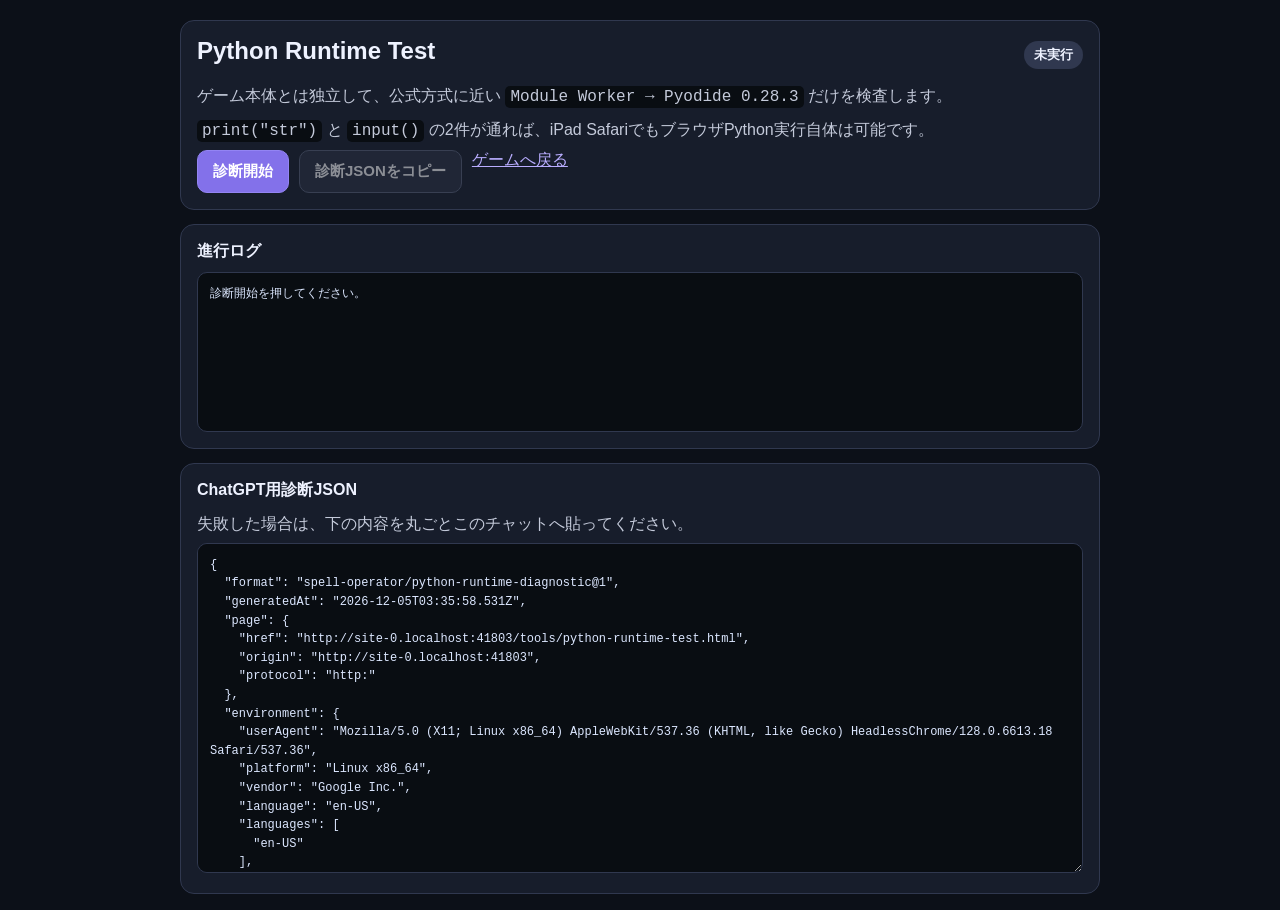
<file: tools/python-runtime-test.html>
<!doctype html>
<html lang="ja">
<head>
  <meta charset="utf-8">
  <meta name="viewport" content="width=device-width,initial-scale=1,maximum-scale=1,user-scalable=no">
  <title>Spell Operator - Python Runtime Test</title>
  <style>
    :root{color-scheme:dark;font-family:-apple-system,BlinkMacSystemFont,"Segoe UI",sans-serif;background:#0c1018;color:#eef2ff}
    *{box-sizing:border-box}
    body{margin:0;padding:20px;background:#0c1018}
    main{max-width:920px;margin:0 auto;display:grid;gap:14px}
    .panel{border:1px solid #30384f;border-radius:14px;background:#171d2b;padding:16px}
    h1{margin:0 0 8px;font-size:24px}
    h2{margin:0 0 10px;font-size:16px}
    p{margin:6px 0;color:#c4cada;line-height:1.6}
    code{font-family:ui-monospace,SFMono-Regular,Menlo,monospace;background:#090d12;padding:2px 5px;border-radius:5px}
    .actions{display:flex;gap:10px;flex-wrap:wrap}
    button{appearance:none;border:1px solid #59627a;border-radius:10px;background:#292f42;color:#fff;padding:11px 15px;font-size:15px;font-weight:700}
    button.primary{background:#8371ea;border-color:#9384f3}
    button:disabled{opacity:.5}
    .status{display:inline-block;padding:5px 10px;border-radius:999px;background:#30384f;font-weight:800;font-size:13px}
    .status[data-kind="running"]{background:#32446b}
    .status[data-kind="good"]{background:#235238}
    .status[data-kind="bad"]{background:#6a3038}
    pre,textarea{width:100%;margin:0;border:1px solid #30384f;border-radius:10px;background:#090d12;color:#dce7ff;font:12px/1.55 ui-monospace,SFMono-Regular,Menlo,monospace;padding:12px}
    pre{min-height:160px;max-height:320px;overflow:auto;white-space:pre-wrap;overflow-wrap:anywhere}
    textarea{min-height:330px;resize:vertical}
    .meta{display:flex;align-items:center;justify-content:space-between;gap:10px;margin-bottom:10px}
    a{color:#b9adff}
  </style>
</head>
<body>
  <main>
    <section class="panel">
      <div class="meta"><h1>Python Runtime Test</h1><span id="diag-status" class="status">未実行</span></div>
      <p>ゲーム本体とは独立して、公式方式に近い <code>Module Worker → Pyodide 0.28.3</code> だけを検査します。</p>
      <p><code>print("str")</code> と <code>input()</code> の2件が通れば、iPad SafariでもブラウザPython実行自体は可能です。</p>
      <div class="actions">
        <button id="diag-start" class="primary" type="button">診断開始</button>
        <button id="diag-copy" type="button" disabled>診断JSONをコピー</button>
        <a href="../">ゲームへ戻る</a>
      </div>
    </section>

    <section class="panel">
      <h2>進行ログ</h2>
      <pre id="diag-log">診断開始を押してください。</pre>
    </section>

    <section class="panel">
      <h2>ChatGPT用診断JSON</h2>
      <p>失敗した場合は、下の内容を丸ごとこのチャットへ貼ってください。</p>
      <textarea id="diag-json" readonly spellcheck="false"></textarea>
    </section>
  </main>
  <script src="python-runtime-test.js?v=1"></script>
</body>
</html>
</file>
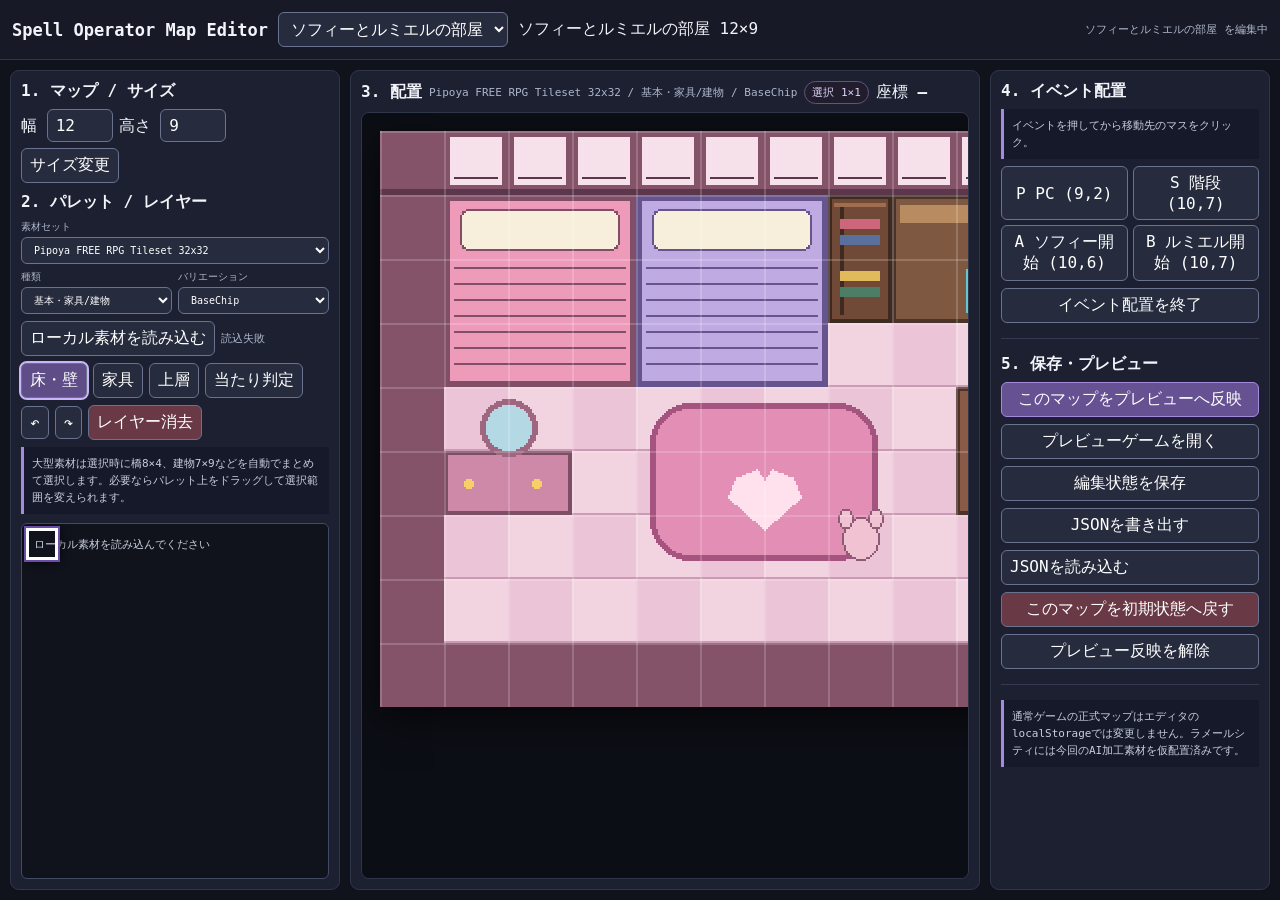
<file: tools/tilemap-editor.html>
<!doctype html>
<html lang="ja">
<head>
<meta charset="utf-8">
<meta name="viewport" content="width=device-width,initial-scale=1">
<title>Spell Operator Map Editor</title>
<style>
:root{--bg:#11131c;--panel:#1c2030;--text:#f3f4fa;--muted:#aeb6cc;--accent:#a68bdd}
*{box-sizing:border-box}html,body{margin:0;height:100%;background:var(--bg);color:var(--text);font-family:ui-monospace,"Noto Sans JP",monospace;overflow:hidden}button,input,select{font:inherit}button{cursor:pointer}.app{height:100vh;display:grid;grid-template-rows:60px 1fr}header{display:flex;align-items:center;gap:10px;padding:8px 12px;border-bottom:1px solid #30364a;background:#171a26}header h1{margin:0;font-size:17px}.status{margin-left:auto;color:var(--muted);font-size:11px}.main{min-height:0;display:grid;grid-template-columns:330px minmax(0,1fr) 280px;gap:10px;padding:10px}.panel{min-height:0;background:var(--panel);border:1px solid #30364a;border-radius:9px;padding:10px;overflow:hidden}.left{display:grid;grid-template-rows:auto auto minmax(0,1fr);gap:9px}.right{overflow:auto}.row{display:flex;gap:6px;flex-wrap:wrap;align-items:center}.col{display:grid;gap:7px}.label{font-size:11px;color:var(--muted)}button,.button,select,input[type=number]{border:1px solid #69728e;background:#262b3d;color:#fff;border-radius:6px;padding:6px 8px}.primary{background:#665293;border-color:#a48adc}.danger{background:#693945}.active{outline:2px solid #c9b6fa;background:#5e4d87}input[type=file]{width:100%;font-size:11px;color:var(--muted)}.palette-controls{display:grid;grid-template-columns:1fr 1fr;gap:6px}.palette-controls label{display:grid;gap:3px;font-size:10px;color:var(--muted)}.palette-controls label:first-child{grid-column:1/-1}.palette-wrap{min-height:0;overflow:auto;border:1px solid #414a63;background:#10131b;border-radius:6px;padding:4px}.palette-stage{position:relative;width:256px;min-height:32px}.palette-stage canvas{display:block;image-rendering:pixelated}.palette-cursor{position:absolute;width:32px;height:32px;border:3px solid #fff;box-shadow:0 0 0 2px #6a4ca9,0 0 12px #000;pointer-events:none;display:none}.center{min-width:0;display:grid;grid-template-rows:auto minmax(0,1fr);gap:8px}.toolbar{display:flex;gap:7px;align-items:center;flex-wrap:wrap}.map-scroll{min-height:0;overflow:auto;background:#0c0e15;border:1px solid #30364a;border-radius:8px;padding:18px}.map-frame{width:max-content;height:max-content;margin:auto;box-shadow:0 12px 35px #0008;background:#181b28}#mapCanvas{display:block;image-rendering:pixelated;cursor:crosshair}.note{padding:8px;border-left:3px solid var(--accent);background:#151929;font-size:11px;color:#c9cfe0;line-height:1.55}.sep{height:1px;background:#343a50;margin:8px 0}.events{display:grid;grid-template-columns:1fr 1fr;gap:5px}.event-btn.active{outline:2px solid #fff}.coords{font-weight:700}.stamp-badge{padding:3px 7px;border:1px solid #61567a;border-radius:999px;background:#211d2d;font-size:11px;color:#ded4fa}@media(max-width:1100px){.main{grid-template-columns:300px minmax(0,1fr) 240px}}
</style>
</head>
<body>
<div class="app">
<header><h1>Spell Operator Map Editor</h1><select id="mapSelect"></select><span id="mapBadge"></span><span id="status" class="status">準備中</span></header>
<div class="main">
<section class="panel left">
  <div class="col">
    <strong>1. マップ / サイズ</strong>
    <div class="row"><label>幅 <input id="mapWidth" type="number" min="4" max="160" style="width:66px"></label><label>高さ <input id="mapHeight" type="number" min="4" max="120" style="width:66px"></label><button id="resizeMap">サイズ変更</button></div>
  </div>
  <div class="col">
    <strong>2. パレット / レイヤー</strong>
    <div class="palette-controls">
      <label>素材セット<select id="paletteSet"></select></label>
      <label>種類<select id="paletteType"></select></label>
      <label>バリエーション<select id="paletteVariant"></select></label>
    </div>
    <div class="row"><label class="button">ローカル素材を読み込む<input id="tilesetFile" type="file" accept="image/*" hidden></label><span id="tilesetInfo" class="label"></span></div>
    <div class="row" id="layerButtons"><button data-layer="base" class="active">床・壁</button><button data-layer="object">家具</button><button data-layer="upper">上層</button><button data-layer="collision">当たり判定</button></div>
    <div class="row"><button id="undo">↶</button><button id="redo">↷</button><button id="clearLayer" class="danger">レイヤー消去</button></div>
    <div class="note">大型素材は選択時に橋8×4、建物7×9などを自動でまとめて選択します。必要ならパレット上をドラッグして選択範囲を変えられます。</div>
  </div>
  <div class="palette-wrap"><div class="palette-stage" id="paletteStage"><canvas id="paletteCanvas" width="256" height="32"></canvas><div id="paletteCursor" class="palette-cursor"></div></div></div>
</section>
<section class="panel center">
  <div class="toolbar"><strong>3. 配置</strong><span id="paletteName" class="label"></span><span class="stamp-badge">選択 <span id="stampSize">—</span></span><span>座標 <span id="cellPos" class="coords">—</span></span><span id="modeText" class="label"></span></div>
  <div class="map-scroll"><div class="map-frame" id="mapFrame"><canvas id="mapCanvas"></canvas></div></div>
</section>
<aside class="panel right"><div class="col">
  <strong>4. イベント配置</strong><div id="eventHelp" class="note"></div><div id="eventButtons" class="events"></div><button id="cancelEvent">イベント配置を終了</button>
  <div class="sep"></div><strong>5. 保存・プレビュー</strong><button id="applyGame" class="primary">このマップをプレビューへ反映</button><button id="openGame">プレビューゲームを開く</button><button id="saveDraft">編集状態を保存</button><button id="exportJson">JSONを書き出す</button><label class="button">JSONを読み込む<input id="importJson" type="file" accept="application/json" hidden></label><button id="resetMap" class="danger">このマップを初期状態へ戻す</button><button id="removeOverride">プレビュー反映を解除</button>
  <div class="sep"></div><div class="note">通常ゲームの正式マップはエディタのlocalStorageでは変更しません。ラメールシティには今回のAI加工素材を仮配置済みです。</div>
</div></aside>
</div></div>
<script src="tilemap-editor.js?v=9"></script>
</body>
</html>
</file>
<file: css/style.css>
:root {
  --bg: #11131a;
  --panel: #1c2030;
  --panel-2: #242a3c;
  --line: #3a425d;
  --text: #f6f7fb;
  --muted: #aab1c8;
  --accent: #8d7df2;
  --accent-2: #c6b9ff;
  --good: #63d39b;
  --warn: #f0bb62;
  --bad: #ef6f7c;
  --hp: #6bd18e;
  --mp: #77a8ff;
}

* { box-sizing: border-box; }
html, body { min-height: 100%; }
body {
  margin: 0;
  font-family: ui-sans-serif, system-ui, -apple-system, BlinkMacSystemFont, "Segoe UI", "Noto Sans JP", sans-serif;
  color: var(--text);
  background:
    radial-gradient(circle at 20% 0%, rgba(141,125,242,.18), transparent 34rem),
    linear-gradient(180deg, #0f1118 0%, #151926 100%);
}
button, textarea { font: inherit; }
button { cursor: pointer; }
button:disabled { cursor: not-allowed; opacity: .42; }

.shell { width: min(1120px, calc(100% - 28px)); margin: 0 auto; padding: 22px 0 42px; }
.topbar { display: flex; align-items: center; justify-content: space-between; margin-bottom: 18px; }
.topbar h1 { margin: 2px 0 0; font-size: clamp(24px, 4vw, 38px); letter-spacing: .02em; }
.kicker, .eyebrow { margin: 0; color: var(--accent-2); font-size: 12px; font-weight: 800; letter-spacing: .16em; }
.version { color: var(--muted); font-size: 13px; }

.screen { display: none; }
.screen.active { display: block; }
.panel { background: rgba(28,32,48,.94); border: 1px solid var(--line); border-radius: 18px; box-shadow: 0 18px 55px rgba(0,0,0,.23); }
.title-card { max-width: 760px; margin: 8vh auto 0; padding: clamp(28px, 6vw, 66px); text-align: center; }
.title-card h2 { margin: 12px 0; font-size: clamp(28px, 5vw, 50px); }
.title-card p { color: var(--muted); line-height: 1.8; }

.primary, .secondary, .command { border-radius: 10px; border: 1px solid transparent; padding: 12px 18px; color: var(--text); }
.primary { background: var(--accent); font-weight: 800; }
.primary:hover { filter: brightness(1.08); }
.secondary { background: transparent; border-color: var(--line); }
.secondary:hover { background: var(--panel-2); }
.big { min-width: 220px; margin-top: 22px; padding: 15px 26px; }
.compact { padding: 7px 10px; font-size: 12px; }

.screen-heading { display: flex; justify-content: space-between; gap: 16px; align-items: end; margin: 12px 4px 14px; }
.screen-heading h2 { margin: 4px 0 0; }
.badge, .status { padding: 6px 10px; border-radius: 999px; font-size: 12px; font-weight: 800; }
.badge.muted, .status.neutral { background: #30364a; color: var(--muted); }
.badge.success, .status.good { background: rgba(99,211,155,.16); color: var(--good); }
.status.warn { background: rgba(240,187,98,.16); color: var(--warn); }
.status.bad { background: rgba(239,111,124,.16); color: var(--bad); }

.debug-grid { display: grid; grid-template-columns: 1.15fr .85fr; gap: 16px; }
.editor-panel, .console-panel { padding: 18px; }
.panel-title-row { display: flex; justify-content: space-between; align-items: center; gap: 12px; }
.panel-title-row h3 { margin: 0 0 12px; }
#code-editor {
  width: 100%; min-height: 380px; resize: vertical; border: 1px solid #454e6b; border-radius: 12px;
  background: #10131d; color: #ecf1ff; padding: 16px; line-height: 1.55;
  font-family: "SFMono-Regular", Consolas, "Liberation Mono", monospace; tab-size: 4;
}
#code-editor:focus { outline: 2px solid rgba(141,125,242,.55); outline-offset: 1px; }
.hint-box { margin-top: 12px; padding: 12px; display: grid; gap: 5px; background: #252b3e; border-radius: 10px; color: var(--muted); font-size: 13px; }
.hint-box strong { color: var(--text); }
.button-row { display: flex; gap: 10px; margin-top: 14px; }
.console { min-height: 250px; margin: 0; padding: 16px; overflow: auto; border: 1px solid #30384f; border-radius: 12px; background: #0c0f16; color: #d6def5; line-height: 1.55; white-space: pre-wrap; }
.metrics { margin: 14px 0 0; display: grid; grid-template-columns: repeat(3,1fr); gap: 8px; }
.metrics div, .clear-summary div { background: #252b3e; border-radius: 10px; padding: 10px; }
.metrics dt, .clear-summary dt { font-size: 11px; color: var(--muted); }
.metrics dd, .clear-summary dd { margin: 3px 0 0; font-weight: 800; }
.manual { margin-top: 14px; color: var(--muted); font-size: 12px; line-height: 1.6; }
.manual h4 { color: var(--text); margin: 0 0 5px; }
code { font-family: "SFMono-Regular", Consolas, monospace; color: #dacfff; }

.battlefield { position: relative; min-height: 470px; padding: 26px; overflow: hidden; background:
  linear-gradient(180deg, rgba(64,74,110,.82) 0 57%, rgba(43,63,52,.94) 57% 100%);
}
.battlefield::before { content:""; position:absolute; inset: 56% 0 auto; height: 2px; background: rgba(255,255,255,.08); }
.enemy-side { display: flex; justify-content: flex-end; }
.party-side { display: flex; justify-content: space-between; align-items: end; position: absolute; inset: auto 26px 26px 26px; }
.party-sprites { display: flex; align-items: end; gap: 12px; }
.sprite { display: grid; place-items: center; user-select: none; font-weight: 900; box-shadow: inset 0 -10px 0 rgba(0,0,0,.12), 0 14px 28px rgba(0,0,0,.2); }
.sprite.enemy { width: 128px; height: 112px; margin-left: auto; margin-top: 34px; border-radius: 52% 52% 43% 43%; background: #85d0e9; color: #163349; font-size: 48px; }
.sprite.sophie, .sprite.lumiere { width: 88px; height: 150px; border-radius: 42px 42px 22px 22px; font-size: 34px; }
.sprite.sophie { background: #e3c171; color: #443315; }
.sprite.lumiere { background: #c9d6ed; color: #2d3d5d; }
.sprite.hit { animation: hit .24s ease-in-out 2; }
.sprite.cast { animation: cast .45s ease-out; }
@keyframes hit { 50% { transform: translateX(9px); filter: brightness(1.7); } }
@keyframes cast { 50% { transform: translateY(-10px) scale(1.05); box-shadow: 0 0 32px rgba(198,185,255,.8); } }
.combatant-card { min-width: 330px; max-width: 420px; padding: 14px; border-radius: 14px; background: rgba(17,19,26,.88); border: 1px solid rgba(255,255,255,.12); }
.combatant-card.small { min-width: 300px; }
.name { margin: 0 0 9px; font-weight: 900; }
.hp-row { display: grid; grid-template-columns: 26px 1fr auto; align-items: center; gap: 8px; font-size: 12px; }
.hp-row.mp { margin-top: 7px; }
.hp-row > span { color: var(--muted); font-size: 10px; font-weight: 900; }
.bar { height: 9px; overflow: hidden; border-radius: 999px; background: #0b0d13; }
.bar-fill { height: 100%; width: 100%; background: var(--hp); transition: width .35s ease; }
.mp .bar-fill { background: var(--mp); }
.party-cards { display: grid; gap: 8px; }

.battle-ui { margin-top: 14px; padding: 14px; display: grid; grid-template-columns: 1.1fr .9fr; gap: 14px; }
.battle-log { min-height: 120px; padding: 14px; border-radius: 10px; background: #121620; line-height: 1.7; }
.command-grid { display: grid; grid-template-columns: 1fr 1fr; gap: 8px; }
.command { min-height: 54px; background: #2a3044; border-color: #444d69; font-weight: 800; text-align: left; }
.command:hover:not(:disabled) { border-color: var(--accent-2); background: #343b54; }
.magic-command { display: flex; justify-content: space-between; gap: 10px; }
.hidden { display: none !important; }
.clear-card { margin-top: 6vh; }
.clear-summary { margin: 18px auto; max-width: 360px; display: grid; grid-template-columns: 1fr 1fr; gap: 10px; text-align: left; }

@media (max-width: 820px) {
  .debug-grid, .battle-ui { grid-template-columns: 1fr; }
  .battlefield { min-height: 560px; padding: 16px; }
  .party-side { inset: auto 16px 16px; flex-direction: column; align-items: stretch; gap: 16px; }
  .party-sprites { order: 1; }
  .party-cards { order: 0; }
  .combatant-card, .combatant-card.small { min-width: 0; width: min(100%, 360px); }
  .enemy-card { margin-left: auto; }
  .metrics { grid-template-columns: 1fr; }
}
</file>
<file: css/prototype02.css>
/* Prototype 0.2 */
.spell-grid { display: grid; grid-template-columns: repeat(2, minmax(0, 1fr)); gap: 16px; }
.spell-card { padding: 20px; }
.spell-card-head { display: flex; justify-content: space-between; gap: 14px; align-items: start; }
.spell-card h3 { margin: 4px 0 0; font-size: 28px; }
.spell-card > p { color: var(--muted); line-height: 1.7; min-height: 3.4em; }
.spell-spec { display: grid; grid-template-columns: repeat(2, 1fr); gap: 8px; margin: 16px 0; }
.spell-spec div { padding: 10px; border-radius: 10px; background: #252b3e; }
.spell-spec dt { color: var(--muted); font-size: 11px; }
.spell-spec dd { margin: 4px 0 0; font-weight: 800; }
.deploy-panel { margin-top: 16px; padding: 20px; display: flex; justify-content: space-between; align-items: center; gap: 18px; }
.deploy-panel h3 { margin: 4px 0; }
.deploy-panel p { margin: 5px 0 0; color: var(--muted); }
.button-row.wrap { flex-wrap: wrap; }
.button-row.center { justify-content: center; }
.clear-summary.three { max-width: 520px; grid-template-columns: repeat(3, 1fr); }

@media (max-width: 820px) {
  .spell-grid { grid-template-columns: 1fr; }
  .deploy-panel { align-items: stretch; flex-direction: column; }
  .deploy-panel .big { margin-top: 0; width: 100%; }
  .clear-summary.three { grid-template-columns: 1fr; }
}
</file>
<file: css/prototype03.css>
/* Prototype 0.3: GBA/DS-style field + Pokemon-like battle composition */
.game-window{border:4px solid #262a38;border-radius:12px;background:#d9e4cd;box-shadow:0 0 0 2px #f7f7ed,0 16px 40px rgba(0,0,0,.32);overflow:hidden}.field-window{position:relative;max-width:760px;margin:auto;background:#7cbd68}.field-hud{min-height:46px;padding:8px 12px;display:flex;align-items:center;justify-content:space-between;gap:12px;background:#f8f5dc;color:#222;border-bottom:4px solid #454a55;font-family:ui-monospace,"Noto Sans JP",monospace;font-size:12px}.field-hud>div:first-child{display:flex;flex-direction:column;gap:2px}.field-area{font-weight:900}.field-tools{display:flex;gap:6px}.mini-button{padding:5px 8px;background:#fff;border:2px solid #474c57;color:#24262e;font-weight:900;font-size:11px}.field-map{--tile-size:clamp(27px,5vw,46px);position:relative;display:grid;grid-template-columns:repeat(14,var(--tile-size));grid-template-rows:repeat(10,var(--tile-size));width:calc(14 * var(--tile-size));height:calc(10 * var(--tile-size));max-width:100%;margin:auto;overflow:hidden;image-rendering:pixelated;background:#78bd62}.field-tile{width:var(--tile-size);height:var(--tile-size);position:relative}.field-tile.grass{background:#82c56b}.field-tile.grass::after{content:"";position:absolute;width:4px;height:8px;border-left:2px solid rgba(38,105,45,.5);border-right:2px solid rgba(38,105,45,.35);left:35%;top:24%;transform:skew(-12deg)}.field-tile.path{background:#d8c28d}.field-tile.tree{background:linear-gradient(#4e9c4e 0 58%,#397c3e 58% 100%)}.field-tile.tree::before{content:"♣";position:absolute;inset:0;display:grid;place-items:center;color:#205e34;font-size:calc(var(--tile-size)*.72);text-shadow:2px 2px #75bf5f}.field-tile.water{background:repeating-linear-gradient(0deg,#63a8cf 0 5px,#77badc 5px 9px)}.field-tile.building{background:#b59778;border:1px solid #8c7059}.field-tile.roof{background:repeating-linear-gradient(135deg,#7b5f8e 0 7px,#9473a8 7px 14px)}.field-tile.door{background:#76513b;border:3px solid #c8a76f}.field-tile.flower::after{content:"✿";position:absolute;inset:0;display:grid;place-items:center;color:#fff0a8;font-size:calc(var(--tile-size)*.42)}
.field-entity{--x:0;--y:0;position:absolute;left:calc(var(--x)*var(--tile-size));top:calc(var(--y)*var(--tile-size));width:var(--tile-size);height:var(--tile-size);z-index:10;transition:left .09s linear,top .09s linear;display:flex;align-items:center;justify-content:center;pointer-events:none}.person{filter:drop-shadow(0 3px 1px rgba(0,0,0,.25))}.pixel-head{position:absolute;width:38%;height:35%;left:31%;top:7%;border-radius:45% 45% 35% 35%;background:#f1c9a4;border:2px solid #483c3c}.pixel-body{position:absolute;width:46%;height:46%;left:27%;bottom:7%;border:2px solid #353847;border-radius:5px 5px 3px 3px}.sophie-field .pixel-head{box-shadow:inset 0 7px #8b633d}.sophie-field .pixel-body{background:#cf8c4f}.lumiere-field .pixel-head{box-shadow:inset 0 7px #d8e4ee}.lumiere-field .pixel-body{background:#8ba9cb}.npc-field .pixel-head{box-shadow:inset 0 7px #4f372a}.npc-field .pixel-body{background:#5e9c76}.entity-tag{position:absolute;right:4%;bottom:1%;min-width:13px;height:13px;padding:0 2px;display:grid;place-items:center;border-radius:3px;background:#fff;color:#222;border:1px solid #333;font:900 8px/1 monospace}.field-monster{z-index:8}.field-monster span{width:65%;height:52%;display:grid;place-items:center;border:3px solid #28506b;border-radius:52% 52% 42% 42%;background:#72c8dc;color:#1c5870;font-size:calc(var(--tile-size)*.38);box-shadow:inset 0 -6px rgba(0,0,0,.12),0 4px 0 rgba(0,0,0,.15);animation:monsterBob 1.2s ease-in-out infinite}.field-monster.defeated{display:none}.field-sign{z-index:6;color:#6c4d30;font-size:calc(var(--tile-size)*.7);text-shadow:1px 1px #d7bc78}.field-entity.facing-left{transform:scaleX(-1)}.field-entity.facing-left .entity-tag{transform:scaleX(-1)}@keyframes monsterBob{50%{transform:translateY(-3px)}}
.field-dialog{position:absolute;left:3%;right:3%;bottom:3%;min-height:92px;padding:14px 42px 14px 16px;background:#fffef2;color:#202128;border:4px solid #333946;border-radius:7px;box-shadow:inset 0 0 0 2px #adb5c4;font-family:ui-monospace,"Noto Sans JP",monospace;font-size:14px;line-height:1.7;z-index:30;white-space:pre-line}.dialog-next{position:absolute;right:14px;bottom:9px;animation:blink .7s step-end infinite}@keyframes blink{50%{opacity:.2}}.field-help{max-width:760px;margin:10px auto 0;padding:10px 14px;display:flex;flex-wrap:wrap;gap:8px 18px;color:var(--muted);font-size:12px}.touch-controls{display:none;max-width:760px;margin:12px auto 0;justify-content:space-between;align-items:center}.dpad{display:grid;grid-template-columns:repeat(3,44px);grid-template-rows:repeat(2,44px);gap:4px}.dpad button,.action-button{border:2px solid #697084;background:#2a3040;color:#fff;font-weight:900;border-radius:9px}.dpad [data-dir=up]{grid-column:2}.dpad [data-dir=left]{grid-column:1;grid-row:2}.dpad [data-dir=down]{grid-column:2;grid-row:2}.dpad [data-dir=right]{grid-column:3;grid-row:2}.action-button{width:58px;height:58px;border-radius:50%;font-size:22px;background:#875fa7}
.battle-shell{max-width:860px;margin:auto;background:#e8f2dd}.battle-scene{position:relative;height:470px;background:linear-gradient(#b7e2f1 0 55%,#9bc779 55% 100%);overflow:hidden}.battle-scene::after{content:"";position:absolute;left:0;right:0;top:55%;height:45%;background:linear-gradient(rgba(255,255,255,.22),transparent 25%);pointer-events:none}.pokemon-status{position:absolute;z-index:8;width:min(340px,46%);padding:11px 14px;background:#fbfae9;color:#222;border:4px solid #474b56;border-radius:9px;box-shadow:inset 0 0 0 2px #b9bfbd}.enemy-status{left:4%;top:7%}.party-status{right:4%;bottom:5%;display:grid;gap:8px}.name,.party-name{font-weight:900}.enemy-status .name{margin:0 0 6px}.status-line{display:grid;grid-template-columns:24px 1fr auto;gap:7px;align-items:center;font-size:11px}.status-line>span{font-size:9px;font-weight:900;color:#4b4e56}.bar{height:8px;border-radius:99px;background:#2c3336;overflow:hidden}.bar-fill{height:100%;background:#5dcc78;transition:width .28s ease}.mp .bar-fill{background:#6c9df1}.enemy-platform{position:absolute;right:8%;top:27%;width:250px;height:74px;border-radius:50%;background:rgba(77,133,71,.32);transform:skewX(-6deg)}.party-platform{position:absolute;left:7%;bottom:18%;width:290px;height:88px;border-radius:50%;background:rgba(62,120,67,.35);display:flex;gap:12px;align-items:end;justify-content:center}.battle-sprite{position:relative;z-index:3;display:grid;place-items:center;font-weight:900;filter:drop-shadow(0 5px 2px rgba(0,0,0,.2));transition:transform .18s}.enemy-sprite{position:absolute;left:35%;bottom:22%;width:125px;height:100px;border-radius:52% 52% 42% 42%;background:#70c6df;color:#24516a;border:4px solid #2e6075;font-size:42px;box-shadow:inset 0 -12px rgba(0,0,0,.12)}.sophie-battle,.lumiere-battle{width:76px;height:128px;border:4px solid #353947;border-radius:34px 34px 18px 18px}.sophie-battle{background:linear-gradient(#7d5a36 0 25%,#f0cba7 25% 42%,#d08c4e 42%)}.lumiere-battle{background:linear-gradient(#d9e5ef 0 25%,#f0cba7 25% 42%,#88a8cb 42%)}.battle-sprite.hit{animation:battleHit .2s ease 2}.battle-sprite.cast{animation:battleCast .42s ease}.enemy-sprite.hit{animation:battleHit .2s ease 2}@keyframes battleHit{50%{transform:translateX(10px);filter:brightness(1.8)}}@keyframes battleCast{50%{transform:translateY(-9px);filter:drop-shadow(0 0 12px #fff)}}.battle-command-box{display:grid;grid-template-columns:1.15fr .85fr;min-height:154px;background:#fbfae9;color:#222;border-top:5px solid #454a55}.battle-log{padding:16px 18px;line-height:1.65;white-space:pre-line;font-family:ui-monospace,"Noto Sans JP",monospace;border-right:4px solid #454a55}.battle-menu-wrap{padding:10px}.command-grid{display:grid;grid-template-columns:1fr 1fr;gap:7px}.command{min-height:54px;background:#fff;color:#24262c;border:3px solid #646b78;font-weight:900;text-align:left}.command:hover{background:#efeafc;border-color:#755eac}.magic-command{display:flex;justify-content:space-between;gap:8px}
@media(max-width:760px){.touch-controls{display:flex}.field-help{display:none}.battle-scene{height:410px}.pokemon-status{width:56%;padding:8px}.enemy-status{left:2%}.party-status{right:2%}.enemy-platform{right:1%;width:190px}.party-platform{left:1%;width:220px}.battle-command-box{grid-template-columns:1fr}.battle-log{border-right:0;border-bottom:4px solid #454a55;min-height:96px}.battle-sprite.sophie-battle,.battle-sprite.lumiere-battle{transform:scale(.82);transform-origin:bottom}.enemy-sprite{transform:scale(.82);transform-origin:bottom}}
</file>
